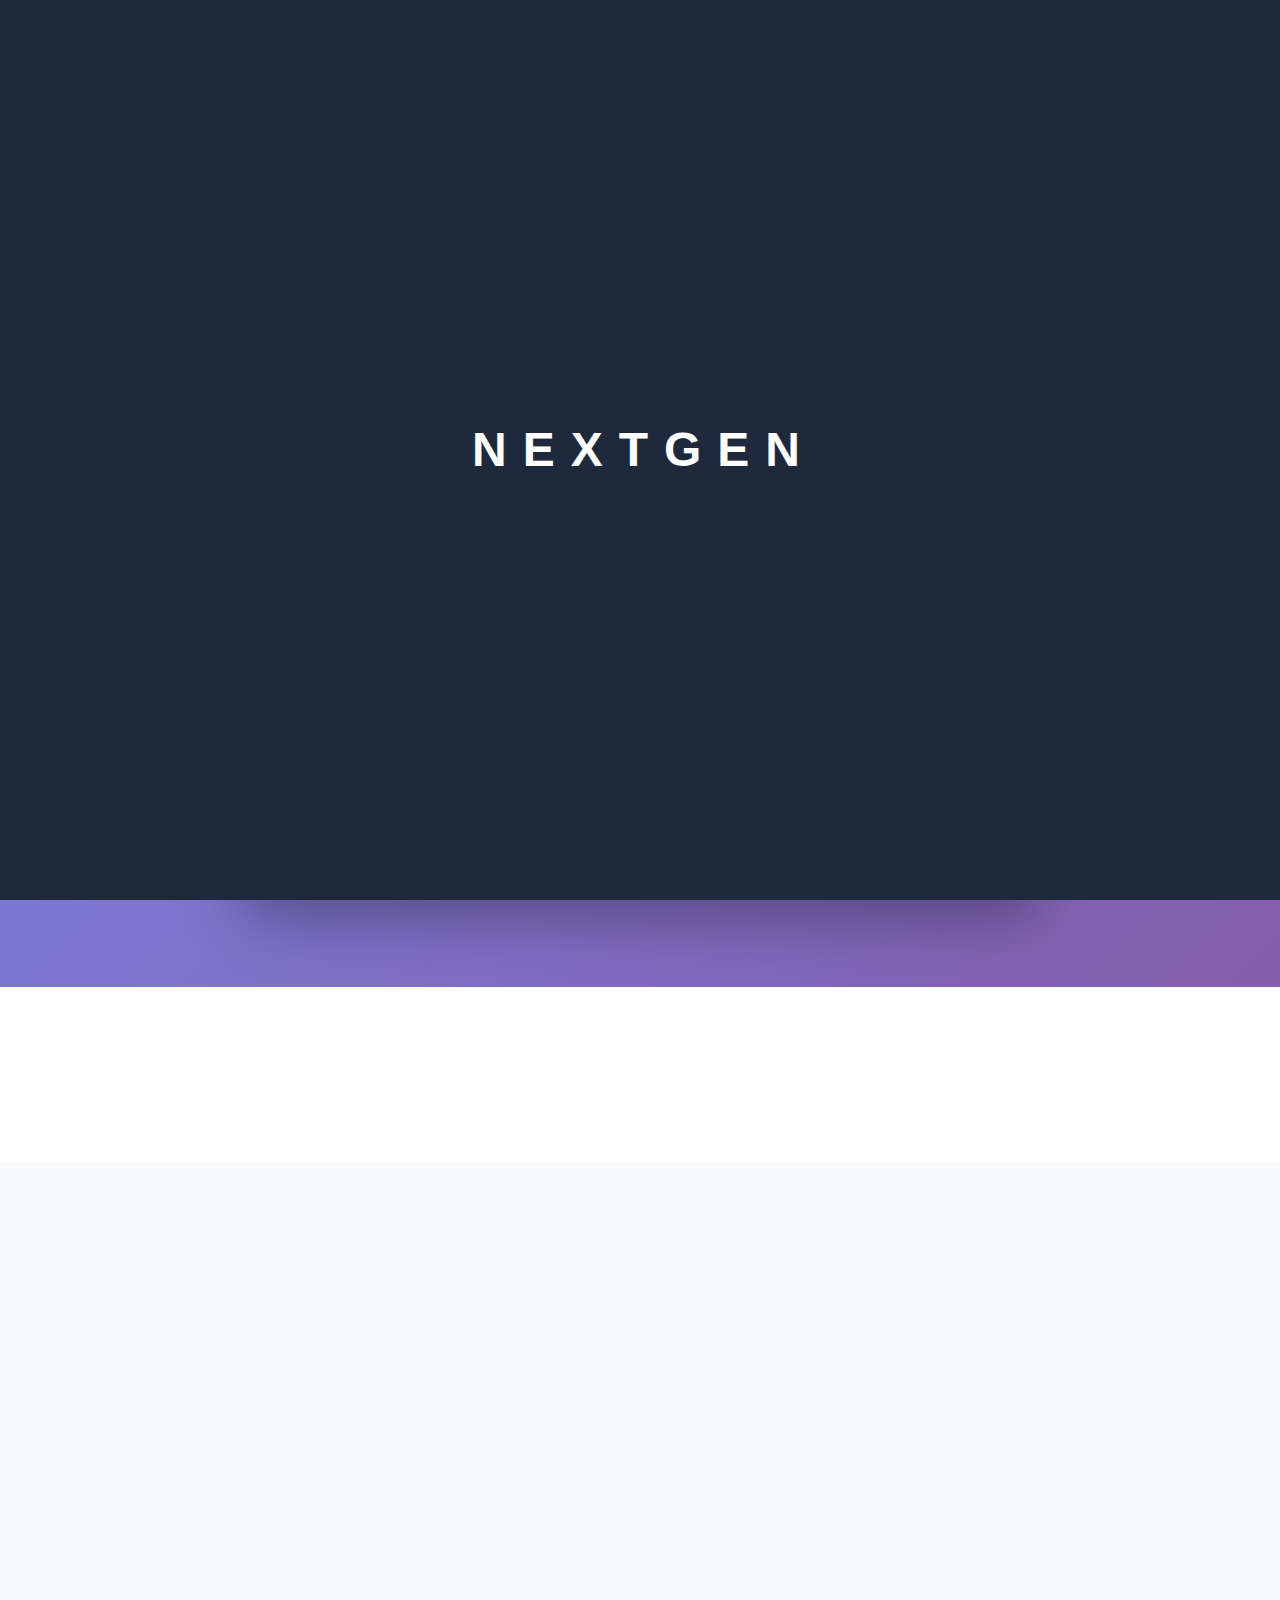
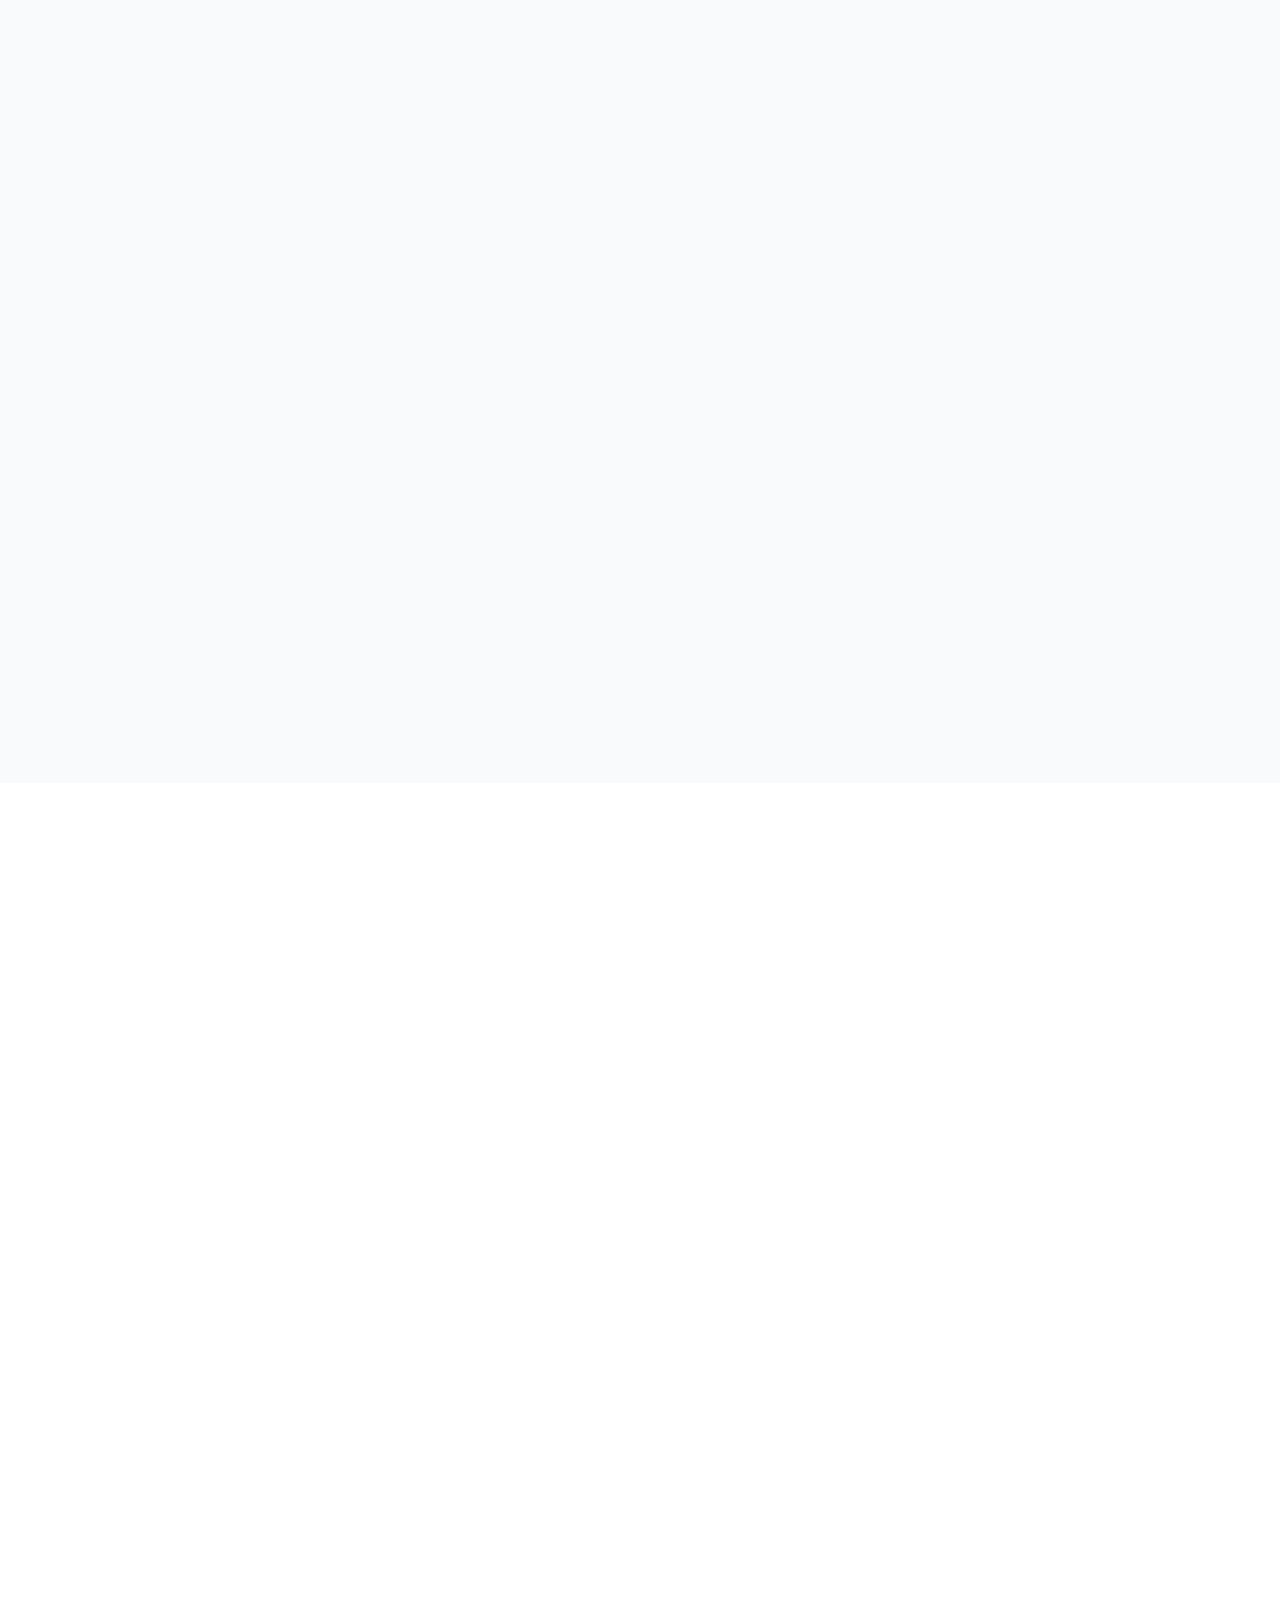
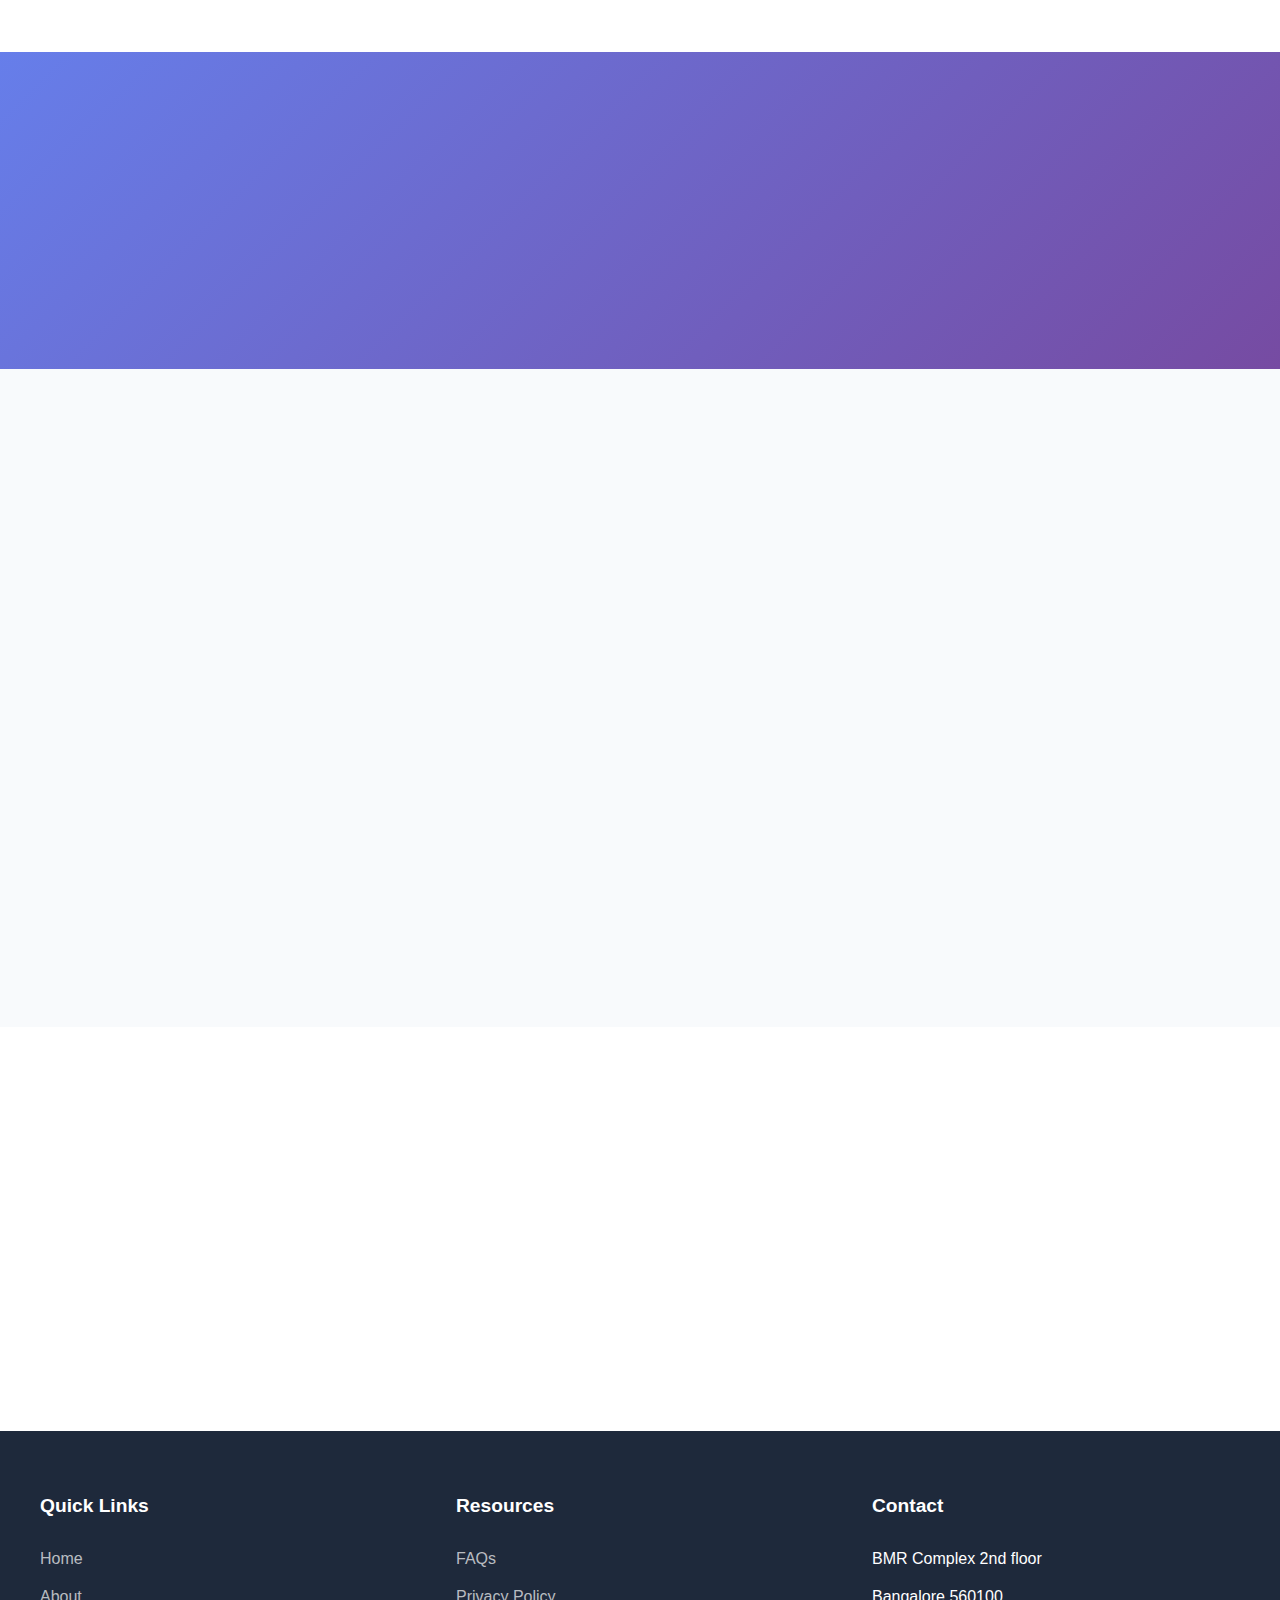
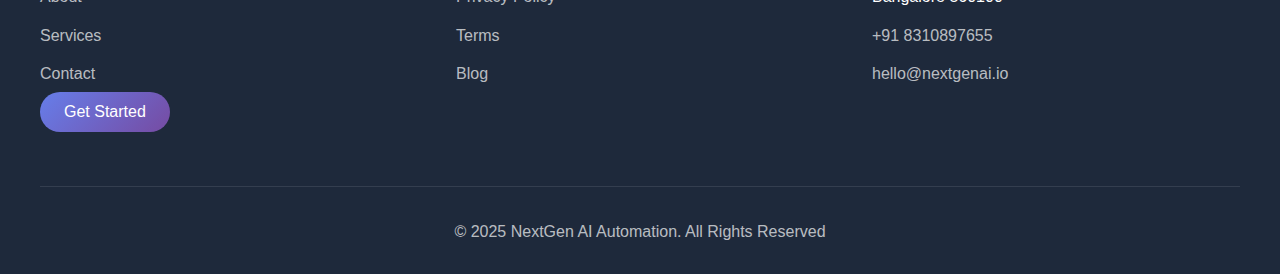
<file: index.html>
<!DOCTYPE html>
<html lang="en">
<head>
    <meta charset="UTF-8">
    <meta name="viewport" content="width=device-width, initial-scale=1.0">
    <title>NextGen AI Automation - Intelligent Agent Solutions for Enterprises</title>
    <style>
        * {
            margin: 0;
            padding: 0;
            box-sizing: border-box;
        }

        :root {
            --primary: #6366f1;
            --primary-dark: #4f46e5;
            --secondary: #10b981;
            --dark: #1e293b;
            --light: #f8fafc;
            --text: #334155;
            --gradient: linear-gradient(135deg, #667eea 0%, #764ba2 100%);
        }

        body {
            font-family: 'Segoe UI', Tahoma, Geneva, Verdana, sans-serif;
            line-height: 1.6;
            color: var(--text);
            overflow-x: hidden;
        }

        /* Loader */
        #loader {
            position: fixed;
            top: 0;
            left: 0;
            width: 100%;
            height: 100%;
            background: var(--dark);
            display: flex;
            flex-direction: column;
            justify-content: center;
            align-items: center;
            z-index: 9999;
            transition: opacity 0.5s;
        }

        .loader-text {
            font-size: 3rem;
            font-weight: bold;
            color: white;
            letter-spacing: 0.5rem;
            display: flex;
            gap: 0.5rem;
        }

        .loader-text span {
            animation: wave 1.5s ease-in-out infinite;
            display: inline-block;
        }

        .loader-text span:nth-child(1) { animation-delay: 0s; }
        .loader-text span:nth-child(2) { animation-delay: 0.1s; }
        .loader-text span:nth-child(3) { animation-delay: 0.2s; }
        .loader-text span:nth-child(4) { animation-delay: 0.3s; }
        .loader-text span:nth-child(5) { animation-delay: 0.4s; }
        .loader-text span:nth-child(6) { animation-delay: 0.5s; }
        .loader-text span:nth-child(7) { animation-delay: 0.6s; }

        @keyframes wave {
            0%, 100% { transform: translateY(0); }
            50% { transform: translateY(-20px); }
        }

        /* Navigation */
        nav {
            background: white;
            box-shadow: 0 2px 10px rgba(0,0,0,0.1);
            position: fixed;
            width: 100%;
            top: 0;
            z-index: 1000;
            transition: all 0.3s;
        }

        nav.scrolled {
            padding: 0.5rem 0;
            box-shadow: 0 4px 20px rgba(0,0,0,0.15);
        }

        .nav-container {
            max-width: 1200px;
            margin: 0 auto;
            display: flex;
            justify-content: space-between;
            align-items: center;
            padding: 1rem 2rem;
        }

        .logo {
            font-size: 1.5rem;
            font-weight: bold;
            display: flex;
            align-items: center;
            gap: 0.5rem;
        }

        .logo-icon {
            width: 45px;
            height: 45px;
            position: relative;
        }

        .logo-text {
            background: var(--gradient);
            -webkit-background-clip: text;
            -webkit-text-fill-color: transparent;
            background-clip: text;
        }

        .nav-links {
            display: flex;
            list-style: none;
            gap: 2rem;
            align-items: center;
        }

        .nav-links a {
            text-decoration: none;
            color: var(--text);
            font-weight: 500;
            transition: color 0.3s;
            position: relative;
        }

        .nav-links a:hover {
            color: var(--primary);
        }

        .nav-links a::after {
            content: '';
            position: absolute;
            bottom: -5px;
            left: 0;
            width: 0;
            height: 2px;
            background: var(--primary);
            transition: width 0.3s;
        }

        .nav-links a:hover::after {
            width: 100%;
        }

        .cta-btn {
            background: var(--gradient);
            color: white !important;
            padding: 0.7rem 1.5rem;
            border-radius: 50px;
            transition: transform 0.3s;
        }

        .cta-btn:hover {
            transform: translateY(-2px);
        }

        .cta-btn::after {
            display: none;
        }

        .mobile-menu {
            display: none;
            flex-direction: column;
            gap: 5px;
            cursor: pointer;
        }

        .mobile-menu span {
            width: 25px;
            height: 3px;
            background: var(--text);
            transition: all 0.3s;
        }

        /* Hero Section */
        .hero {
            background: linear-gradient(135deg, #667eea 0%, #764ba2 100%);
            color: white;
            padding: 120px 2rem 80px;
            text-align: center;
            position: relative;
            overflow: hidden;
        }

        .hero::before {
            content: '';
            position: absolute;
            top: 0;
            left: 0;
            right: 0;
            bottom: 0;
            background: url('data:image/svg+xml,<svg xmlns="http://www.w3.org/2000/svg" viewBox="0 0 1440 320"><path fill="%23ffffff" fill-opacity="0.1" d="M0,96L48,112C96,128,192,160,288,160C384,160,480,128,576,122.7C672,117,768,139,864,138.7C960,139,1056,117,1152,101.3C1248,85,1344,75,1392,69.3L1440,64L1440,320L1392,320C1344,320,1248,320,1152,320C1056,320,960,320,864,320C768,320,672,320,576,320C480,320,384,320,288,320C192,320,96,320,48,320L0,320Z"></path></svg>');
            background-size: cover;
        }

        .hero-content {
            max-width: 1200px;
            margin: 0 auto;
            position: relative;
            z-index: 1;
        }

        .hero h1 {
            font-size: 3.5rem;
            margin-bottom: 1.5rem;
            animation: fadeInUp 1s;
        }

        .hero p {
            font-size: 1.3rem;
            margin-bottom: 2rem;
            opacity: 0.95;
            animation: fadeInUp 1s 0.2s both;
        }

        .hero-btn {
            background: white;
            color: var(--primary);
            padding: 1rem 2.5rem;
            border: none;
            border-radius: 50px;
            font-size: 1.1rem;
            font-weight: 600;
            cursor: pointer;
            transition: all 0.3s;
            animation: fadeInUp 1s 0.4s both;
        }

        .hero-btn:hover {
            transform: translateY(-3px);
            box-shadow: 0 10px 30px rgba(0,0,0,0.2);
        }

        .hero-image {
            margin-top: 3rem;
            animation: fadeInUp 1s 0.6s both;
        }

        .hero-image img {
            max-width: 800px;
            width: 100%;
            border-radius: 20px;
            box-shadow: 0 20px 60px rgba(0,0,0,0.3);
        }

        /* Features */
        .features {
            display: grid;
            grid-template-columns: repeat(auto-fit, minmax(250px, 1fr));
            gap: 2rem;
            max-width: 1200px;
            margin: -50px auto 0;
            padding: 0 2rem;
            position: relative;
            z-index: 2;
        }

        .feature-card {
            background: white;
            padding: 2rem;
            border-radius: 15px;
            box-shadow: 0 10px 30px rgba(0,0,0,0.1);
            text-align: center;
            transition: transform 0.3s;
        }

        .feature-card:hover {
            transform: translateY(-10px);
        }

        .feature-icon {
            width: 60px;
            height: 60px;
            margin: 0 auto 1rem;
            background: var(--gradient);
            border-radius: 50%;
            display: flex;
            align-items: center;
            justify-content: center;
            font-size: 2rem;
        }

        .feature-card h4 {
            color: var(--dark);
            margin-bottom: 0.5rem;
        }

        /* Services Section */
        .services {
            padding: 100px 2rem;
            background: var(--light);
        }

        .section-title {
            text-align: center;
            margin-bottom: 3rem;
        }

        .section-title h2 {
            font-size: 2.5rem;
            color: var(--dark);
            margin-bottom: 1rem;
        }

        .section-title p {
            font-size: 1.2rem;
            color: var(--text);
        }

        .services-grid {
            max-width: 1200px;
            margin: 0 auto;
            display: grid;
            grid-template-columns: repeat(auto-fit, minmax(500px, 1fr));
            gap: 4rem;
        }

        .service-item {
            display: grid;
            grid-template-columns: 1fr 1fr;
            gap: 2rem;
            align-items: center;
            background: white;
            padding: 2rem;
            border-radius: 15px;
            box-shadow: 0 5px 20px rgba(0,0,0,0.08);
        }

        .service-item:nth-child(even) {
            direction: rtl;
        }

        .service-item:nth-child(even) > * {
            direction: ltr;
        }

        .service-image img {
            width: 100%;
            border-radius: 10px;
        }

        .service-content h3 {
            color: var(--primary);
            font-size: 0.9rem;
            margin-bottom: 0.5rem;
            text-transform: uppercase;
            letter-spacing: 1px;
        }

        .service-content h2 {
            color: var(--dark);
            font-size: 1.8rem;
            margin-bottom: 1rem;
        }

        .service-content p {
            color: var(--text);
            line-height: 1.8;
        }

        /* Industries */
        .industries {
            padding: 100px 2rem;
            background: white;
        }

        .industries-grid {
            max-width: 1200px;
            margin: 0 auto;
            display: grid;
            grid-template-columns: repeat(auto-fit, minmax(300px, 1fr));
            gap: 2rem;
        }

        .industry-card {
            background: var(--light);
            padding: 2rem;
            border-radius: 15px;
            transition: all 0.3s;
            border: 2px solid transparent;
        }

        .industry-card:hover {
            border-color: var(--primary);
            transform: translateY(-5px);
            box-shadow: 0 10px 30px rgba(99, 102, 241, 0.2);
        }

        .industry-icon {
            width: 70px;
            height: 70px;
            background: var(--gradient);
            border-radius: 15px;
            display: flex;
            align-items: center;
            justify-content: center;
            margin-bottom: 1.5rem;
            font-size: 2rem;
        }

        .industry-card h4 {
            color: var(--dark);
            margin-bottom: 1rem;
            font-size: 1.3rem;
        }

        /* Stats */
        .stats {
            background: var(--gradient);
            color: white;
            padding: 80px 2rem;
            text-align: center;
        }

        .stats-content {
            max-width: 1200px;
            margin: 0 auto;
        }

        .stats h2 {
            font-size: 4rem;
            margin-bottom: 1rem;
        }

        /* Testimonials */
        .testimonials {
            padding: 100px 2rem;
            background: var(--light);
        }

        .testimonials-slider {
            max-width: 900px;
            margin: 0 auto;
            position: relative;
        }

        .testimonial {
            background: white;
            padding: 3rem;
            border-radius: 15px;
            box-shadow: 0 10px 30px rgba(0,0,0,0.1);
            text-align: center;
        }

        .testimonial-image {
            width: 100px;
            height: 100px;
            border-radius: 50%;
            margin: 0 auto 2rem;
            overflow: hidden;
        }

        .testimonial-image img {
            width: 100%;
            height: 100%;
            object-fit: cover;
        }

        .testimonial p {
            font-size: 1.2rem;
            font-style: italic;
            color: var(--text);
            margin-bottom: 1.5rem;
            line-height: 1.8;
        }

        /* CTA Section */
        .cta-section {
            background: var(--dark);
            color: white;
            padding: 100px 2rem;
            text-align: center;
        }

        .cta-section h2 {
            font-size: 2.5rem;
            margin-bottom: 1.5rem;
        }

        .cta-section p {
            font-size: 1.2rem;
            margin-bottom: 2rem;
            opacity: 0.9;
        }

        .cta-section button {
            background: white;
            color: var(--dark);
            padding: 1rem 2.5rem;
            border: none;
            border-radius: 50px;
            font-size: 1.1rem;
            font-weight: 600;
            cursor: pointer;
            transition: all 0.3s;
        }

        .cta-section button:hover {
            transform: translateY(-3px);
            box-shadow: 0 10px 30px rgba(255,255,255,0.3);
        }

        /* Footer */
        footer {
            background: var(--dark);
            color: white;
            padding: 60px 2rem 30px;
        }

        .footer-content {
            max-width: 1200px;
            margin: 0 auto;
            display: grid;
            grid-template-columns: repeat(auto-fit, minmax(250px, 1fr));
            gap: 3rem;
            margin-bottom: 3rem;
        }

        .footer-section h3 {
            margin-bottom: 1.5rem;
            font-size: 1.2rem;
        }

        .footer-section ul {
            list-style: none;
        }

        .footer-section ul li {
            margin-bottom: 0.8rem;
        }

        .footer-section a {
            color: rgba(255,255,255,0.7);
            text-decoration: none;
            transition: color 0.3s;
        }

        .footer-section a:hover {
            color: white;
        }

        .footer-bottom {
            max-width: 1200px;
            margin: 0 auto;
            padding-top: 2rem;
            border-top: 1px solid rgba(255,255,255,0.1);
            text-align: center;
            color: rgba(255,255,255,0.7);
        }

        /* Animations */
        @keyframes fadeInUp {
            from {
                opacity: 0;
                transform: translateY(30px);
            }
            to {
                opacity: 1;
                transform: translateY(0);
            }
        }

        /* Scroll Animation Classes */
        .scroll-reveal {
            opacity: 0;
            transform: translateY(50px);
            transition: all 0.8s ease-out;
        }

        .scroll-reveal.active {
            opacity: 1;
            transform: translateY(0);
        }

        .scroll-reveal-left {
            opacity: 0;
            transform: translateX(-50px);
            transition: all 0.8s ease-out;
        }

        .scroll-reveal-left.active {
            opacity: 1;
            transform: translateX(0);
        }

        .scroll-reveal-right {
            opacity: 0;
            transform: translateX(50px);
            transition: all 0.8s ease-out;
        }

        .scroll-reveal-right.active {
            opacity: 1;
            transform: translateX(0);
        }

        .scroll-reveal-scale {
            opacity: 0;
            transform: scale(0.8);
            transition: all 0.8s ease-out;
        }

        .scroll-reveal-scale.active {
            opacity: 1;
            transform: scale(1);
        }

        /* Responsive */
        @media (max-width: 768px) {
            .nav-links {
                display: none;
            }

            .mobile-menu {
                display: flex;
            }

            .hero h1 {
                font-size: 2rem;
            }

            .hero p {
                font-size: 1rem;
            }

            .services-grid {
                grid-template-columns: 1fr;
            }

            .service-item {
                grid-template-columns: 1fr;
            }

            .service-item:nth-child(even) {
                direction: ltr;
            }
        }
    </style>
</head>
<body>
    <!-- Loader -->
    <div id="loader">
        <div class="loader-text">
            <span>N</span>
            <span>E</span>
            <span>X</span>
            <span>T</span>
            <span>G</span>
            <span>E</span>
            <span>N</span>
        </div>
    </div>

    <!-- Navigation -->
    <nav id="navbar">
        <div class="nav-container">
            <div class="logo">
                <div class="logo-icon">
                    <svg viewBox="0 0 100 100" xmlns="http://www.w3.org/2000/svg">
                        <defs>
                            <linearGradient id="logoGradient" x1="0%" y1="0%" x2="100%" y2="100%">
                                <stop offset="0%" style="stop-color:#667eea;stop-opacity:1" />
                                <stop offset="100%" style="stop-color:#764ba2;stop-opacity:1" />
                            </linearGradient>
                            <filter id="glow">
                                <feGaussianBlur stdDeviation="2" result="coloredBlur"/>
                                <feMerge>
                                    <feMergeNode in="coloredBlur"/>
                                    <feMergeNode in="SourceGraphic"/>
                                </feMerge>
                            </filter>
                        </defs>
                        
                        <!-- Robot Head -->
                        <rect x="20" y="25" width="60" height="50" rx="12" fill="url(#logoGradient)" filter="url(#glow)"/>
                        
                        <!-- Antenna -->
                        <line x1="50" y1="25" x2="50" y2="15" stroke="url(#logoGradient)" stroke-width="3" stroke-linecap="round"/>
                        <circle cx="50" cy="12" r="4" fill="#667eea"/>
                        
                        <!-- Eyes -->
                        <circle cx="35" cy="45" r="6" fill="white"/>
                        <circle cx="65" cy="45" r="6" fill="white"/>
                        <circle cx="36" cy="45" r="3" fill="#667eea">
                            <animate attributeName="cy" values="45;46;45" dur="3s" repeatCount="indefinite"/>
                        </circle>
                        <circle cx="66" cy="45" r="3" fill="#667eea">
                            <animate attributeName="cy" values="45;46;45" dur="3s" repeatCount="indefinite"/>
                        </circle>
                        
                        <!-- Mouth/Interface -->
                        <rect x="35" y="58" width="30" height="3" rx="1.5" fill="white" opacity="0.9"/>
                        <rect x="35" y="64" width="20" height="2" rx="1" fill="white" opacity="0.7"/>
                        <rect x="35" y="68" width="25" height="2" rx="1" fill="white" opacity="0.7"/>
                        
                        <!-- Side details -->
                        <circle cx="18" cy="50" r="3" fill="#764ba2"/>
                        <circle cx="82" cy="50" r="3" fill="#764ba2"/>
                        
                        <!-- Bottom accent -->
                        <path d="M 30 75 L 40 82 L 60 82 L 70 75" fill="none" stroke="url(#logoGradient)" stroke-width="2.5" stroke-linecap="round" stroke-linejoin="round"/>
                    </svg>
                </div>
                <span class="logo-text">NEXTGEN AI</span>
            </div>
            <ul class="nav-links">
               <li><a href="index.html">Home</a></li>
                <li><a href="about.html">About</a></li>
                <li><a href="service.html">Services</a></li>
                <li><a href="contact.html">Contact</a></li>
                <li><a href="contact.html" class="cta-btn">Get Started</a></li>
            </ul>
            <div class="mobile-menu">
                <span></span>
                <span></span>
                <span></span>
            </div>
        </div>
    </nav>

    <!-- Hero Section -->
    <section class="hero" id="home">
        <div class="hero-content">
            <h1>Welcome to NextGen AI Automation</h1>
            <p>Empowering your enterprise with intelligent AI agents that transform operations, reduce workload, and accelerate innovation.</p>
            <button class="hero-btn" onclick="scrollToContact()">Get Free Consultation</button>
            <div class="hero-image">
                <img src="data:image/svg+xml,%3Csvg xmlns='http://www.w3.org/2000/svg' width='800' height='500' viewBox='0 0 800 500'%3E%3Crect fill='%234f46e5' width='800' height='500'/%3E%3Ctext x='50%25' y='50%25' font-size='24' fill='white' text-anchor='middle' dy='.3em'%3EAI Agent Automation%3C/text%3E%3C/svg%3E" alt="AI Automation">
            </div>
        </div>
    </section>

    <!-- Features -->
    <div class="features">
        <div class="feature-card scroll-reveal" style="transition-delay: 0.1s">
            <div class="feature-icon">🤖</div>
            <h4>Tailored AI Agents</h4>
            <p>Custom solutions for your unique needs</p>
        </div>
        <div class="feature-card scroll-reveal" style="transition-delay: 0.2s">
            <div class="feature-icon">👥</div>
            <h4>Proven Expertise</h4>
            <p>Years of AI implementation experience</p>
        </div>
        <div class="feature-card scroll-reveal" style="transition-delay: 0.3s">
            <div class="feature-icon">💻</div>
            <h4>Scalable Solutions</h4>
            <p>Grow with your business demands</p>
        </div>
        <div class="feature-card scroll-reveal" style="transition-delay: 0.4s">
            <div class="feature-icon">🎯</div>
            <h4>End-to-End Support</h4>
            <p>From concept to deployment and beyond</p>
        </div>
    </div>

    <!-- Services Section -->
    <section class="services" id="services">
        <div class="section-title scroll-reveal">
            <h2>What We Offer</h2>
            <p>Custom AI solutions built for enterprise transformation</p>
        </div>
        <div class="services-grid">
            <div class="service-item scroll-reveal-left">
                <div class="service-image">
                    <img src="data:image/svg+xml,%3Csvg xmlns='http://www.w3.org/2000/svg' width='400' height='300' viewBox='0 0 400 300'%3E%3Crect fill='%236366f1' width='400' height='300'/%3E%3Ctext x='50%25' y='50%25' font-size='18' fill='white' text-anchor='middle' dy='.3em'%3EAI Development%3C/text%3E%3C/svg%3E" alt="AI Agent Development">
                </div>
                <div class="service-content">
                    <h3>AI AGENT DEVELOPMENT</h3>
                    <h2>Craft intelligent agents for any task</h2>
                    <p>From customer service bots to internal process agents, we build AI that understands your business and acts autonomously.</p>
                </div>
            </div>
            <div class="service-item scroll-reveal-right">
                <div class="service-image">
                    <img src="data:image/svg+xml,%3Csvg xmlns='http://www.w3.org/2000/svg' width='400' height='300' viewBox='0 0 400 300'%3E%3Crect fill='%2310b981' width='400' height='300'/%3E%3Ctext x='50%25' y='50%25' font-size='18' fill='white' text-anchor='middle' dy='.3em'%3EWorkflow Automation%3C/text%3E%3C/svg%3E" alt="Workflow Automation">
                </div>
                <div class="service-content">
                    <h3>WORKFLOW AUTOMATION</h3>
                    <h2>Automate repetitive tasks, boost productivity</h2>
                    <p>Eliminate manual bottlenecks in HR, finance, support, and operations with AI-driven automation.</p>
                </div>
            </div>
            <div class="service-item scroll-reveal-left">
                <div class="service-image">
                    <img src="data:image/svg+xml,%3Csvg xmlns='http://www.w3.org/2000/svg' width='400' height='300' viewBox='0 0 400 300'%3E%3Crect fill='%23f59e0b' width='400' height='300'/%3E%3Ctext x='50%25' y='50%25' font-size='18' fill='white' text-anchor='middle' dy='.3em'%3EIntegration%3C/text%3E%3C/svg%3E" alt="Integration">
                </div>
                <div class="service-content">
                    <h3>INTEGRATION & CUSTOMIZATION</h3>
                    <h2>Seamless fit with your existing systems</h2>
                    <p>We integrate with CRM, ERP, databases, and cloud platforms — no disruption, full compatibility.</p>
                </div>
            </div>
            <div class="service-item scroll-reveal-right">
                <div class="service-image">
                    <img src="data:image/svg+xml,%3Csvg xmlns='http://www.w3.org/2000/svg' width='400' height='300' viewBox='0 0 400 300'%3E%3Crect fill='%23ec4899' width='400' height='300'/%3E%3Ctext x='50%25' y='50%25' font-size='18' fill='white' text-anchor='middle' dy='.3em'%3ETraining%3C/text%3E%3C/svg%3E" alt="Training">
                </div>
                <div class="service-content">
                    <h3>CONSULTATION & TRAINING</h3>
                    <h2>Empower your team with AI knowledge</h2>
                    <p>From strategy to adoption, we train your workforce and guide your AI transformation journey.</p>
                </div>
            </div>
        </div>
    </section>

    <!-- Industries Section -->
    <section class="industries" id="industries">
        <div class="section-title scroll-reveal">
            <h2>Industries We Serve</h2>
        </div>
        <div class="industries-grid">
            <div class="industry-card scroll-reveal-scale" style="transition-delay: 0.1s">
                <div class="industry-icon">💻</div>
                <h4>Technology & SaaS</h4>
                <p>Scale operations and enhance product intelligence with AI-driven automation.</p>
            </div>
            <div class="industry-card scroll-reveal-scale" style="transition-delay: 0.2s">
                <div class="industry-icon">🏥</div>
                <h4>Healthcare</h4>
                <p>Automate patient intake, diagnostics, and data analysis for faster, smarter care.</p>
            </div>
            <div class="industry-card scroll-reveal-scale" style="transition-delay: 0.3s">
                <div class="industry-icon">💰</div>
                <h4>Finance & Banking</h4>
                <p>Improve fraud detection, customer service, and compliance with intelligent agents.</p>
            </div>
            <div class="industry-card scroll-reveal-scale" style="transition-delay: 0.4s">
                <div class="industry-icon">🛒</div>
                <h4>E-commerce</h4>
                <p>Personalize shopping experiences and automate support and fulfillment.</p>
            </div>
            <div class="industry-card scroll-reveal-scale" style="transition-delay: 0.5s">
                <div class="industry-icon">🚚</div>
                <h4>Logistics & Supply Chain</h4>
                <p>Optimize routing, inventory, and delivery with real-time AI insights.</p>
            </div>
            <div class="industry-card scroll-reveal-scale" style="transition-delay: 0.6s">
                <div class="industry-icon">🎓</div>
                <h4>And More…</h4>
                <p>We customize solutions for any industry ready to embrace AI transformation.</p>
            </div>
        </div>
    </section>

    <!-- Stats Section -->
    <section class="stats">
        <div class="stats-content scroll-reveal-scale">
            <h2>500+</h2>
            <p style="font-size: 1.5rem;">Enterprises trust our AI agents</p>
        </div>
    </section>

    <!-- Testimonials -->
    <section class="testimonials">
        <div class="section-title scroll-reveal">
            <h2>What Our Clients Say</h2>
        </div>
        <div class="testimonials-slider">
            <div class="testimonial scroll-reveal">
                <div class="testimonial-image">
                    <img src="data:image/svg+xml,%3Csvg xmlns='http://www.w3.org/2000/svg' width='100' height='100' viewBox='0 0 100 100'%3E%3Ccircle fill='%236366f1' cx='50' cy='50' r='50'/%3E%3Ctext x='50%25' y='50%25' font-size='40' fill='white' text-anchor='middle' dy='.3em'%3E👤%3C/text%3E%3C/svg%3E" alt="Client">
                </div>
                <p>"NextGen AI transformed our customer support with intelligent agents that cut response time by 70%."</p>
                <strong>— Sarah Johnson, CTO</strong>
            </div>
        </div>
    </section>

    <!-- CTA Section -->
    <section class="cta-section scroll-reveal" id="contact">
        <h2>Let's Build the Future Together</h2>
        <p>Transform your business with intelligent AI agents. Schedule your free consultation today.</p>
        <button onclick="alert('Contact form would open here. Email: hello@nextgenai.io')">Contact Us</button>
    </section>

    <!-- Footer -->
    <footer>
        <div class="footer-content">
            <div class="footer-section">
                <h3>Quick Links</h3>
                <ul>
              <li><a href="index.html">Home</a></li>
                <li><a href="about.html">About</a></li>
                <li><a href="service.html">Services</a></li>
                <li><a href="contact.html">Contact</a></li>
                <li><a href="contact.html" class="cta-btn">Get Started</a></li>
                </ul>
            </div>
            <div class="footer-section">
                <h3>Resources</h3>
                <ul>
                    <li><a href="#">FAQs</a></li>
                    <li><a href="#">Privacy Policy</a></li>
                    <li><a href="#">Terms</a></li>
                    <li><a href="##">Blog</a></li>
                </ul>
            </div>
            <div class="footer-section">
                <h3>Contact</h3>
                <ul>
                    <li>BMR Complex 2nd floor</li>
                    <li>Bangalore 560100</li>
                    <li><a href="tel:+918310897655">+91 8310897655</a></li>
                    <li><a href="mailto:hello@nextgenai.io">hello@nextgenai.io</a></li>
                </ul>
            </div>
        </div>
        <div class="footer-bottom">
            <p>© 2025 NextGen AI Automation. All Rights Reserved</p>
        </div>
    </footer>

    <script>
        // Loader
        window.addEventListener('load', function() {
            setTimeout(function() {
                document.getElementById('loader').style.opacity = '0';
                setTimeout(function() {
                    document.getElementById('loader').style.display = 'none';
                }, 500);
            }, 2000);
        });

        // Navbar scroll effect
        window.addEventListener('scroll', function() {
            const navbar = document.getElementById('navbar');
            if (window.scrollY > 50) {
                navbar.classList.add('scrolled');
            } else {
                navbar.classList.remove('scrolled');
            }
        });

        // Smooth scroll
        function scrollToContact() {
            document.getElementById('contact').scrollIntoView({ behavior: 'smooth' });
        }

        // Mobile menu toggle
        document.querySelector('.mobile-menu').addEventListener('click', function() {
            const navLinks = document.querySelector('.nav-links');
            navLinks.style.display = navLinks.style.display === 'flex' ? 'none' : 'flex';
        });

        // Scroll reveal animation
        function revealOnScroll() {
            const reveals = document.querySelectorAll('.scroll-reveal, .scroll-reveal-left, .scroll-reveal-right, .scroll-reveal-scale');
            
            reveals.forEach(element => {
                const elementTop = element.getBoundingClientRect().top;
                const elementBottom = element.getBoundingClientRect().bottom;
                const windowHeight = window.innerHeight;
                
                // Trigger animation when element is 80% visible in viewport
                if (elementTop < windowHeight * 0.8 && elementBottom > 0) {
                    element.classList.add('active');
                }
            });
        }

        // Run on scroll
        window.addEventListener('scroll', revealOnScroll);
        
        // Run on load to catch elements already in view
        window.addEventListener('load', revealOnScroll);
        
        // Run immediately
        revealOnScroll();
    </script>
</body>
</html>
</file>
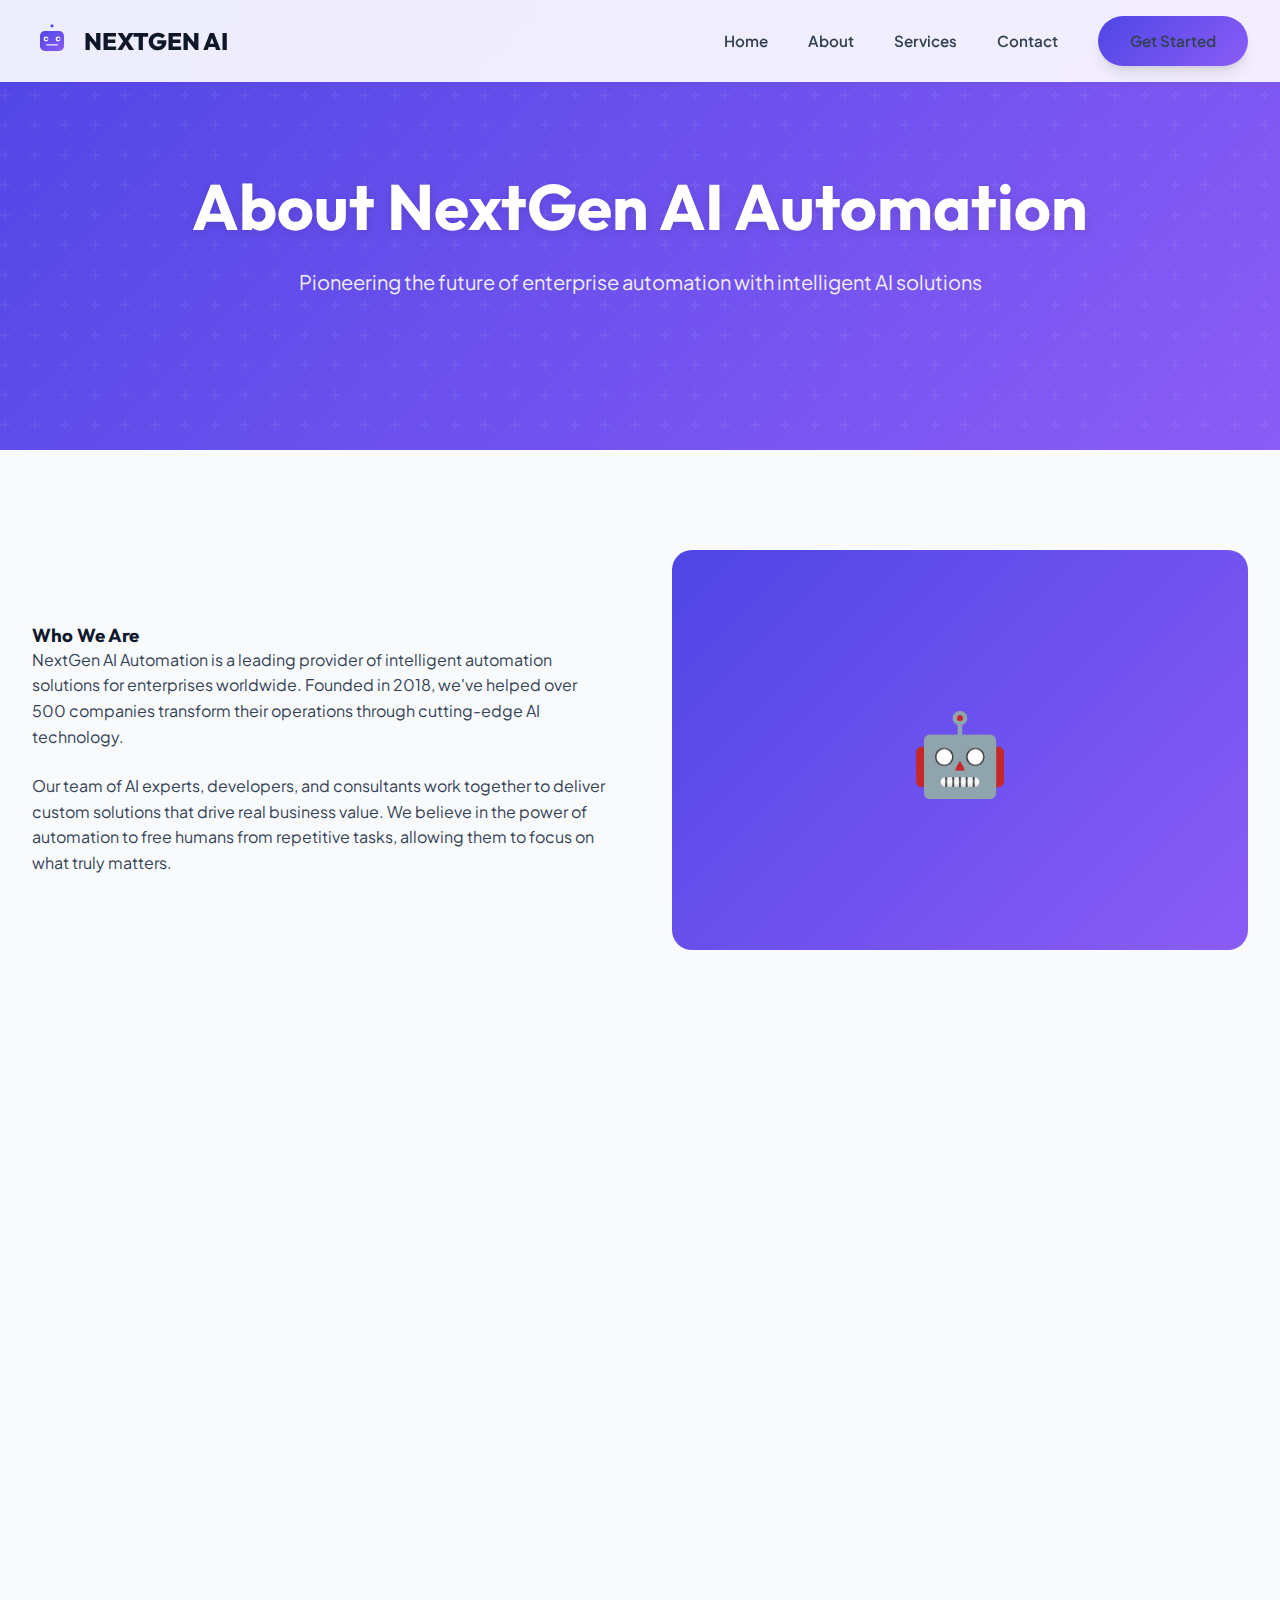
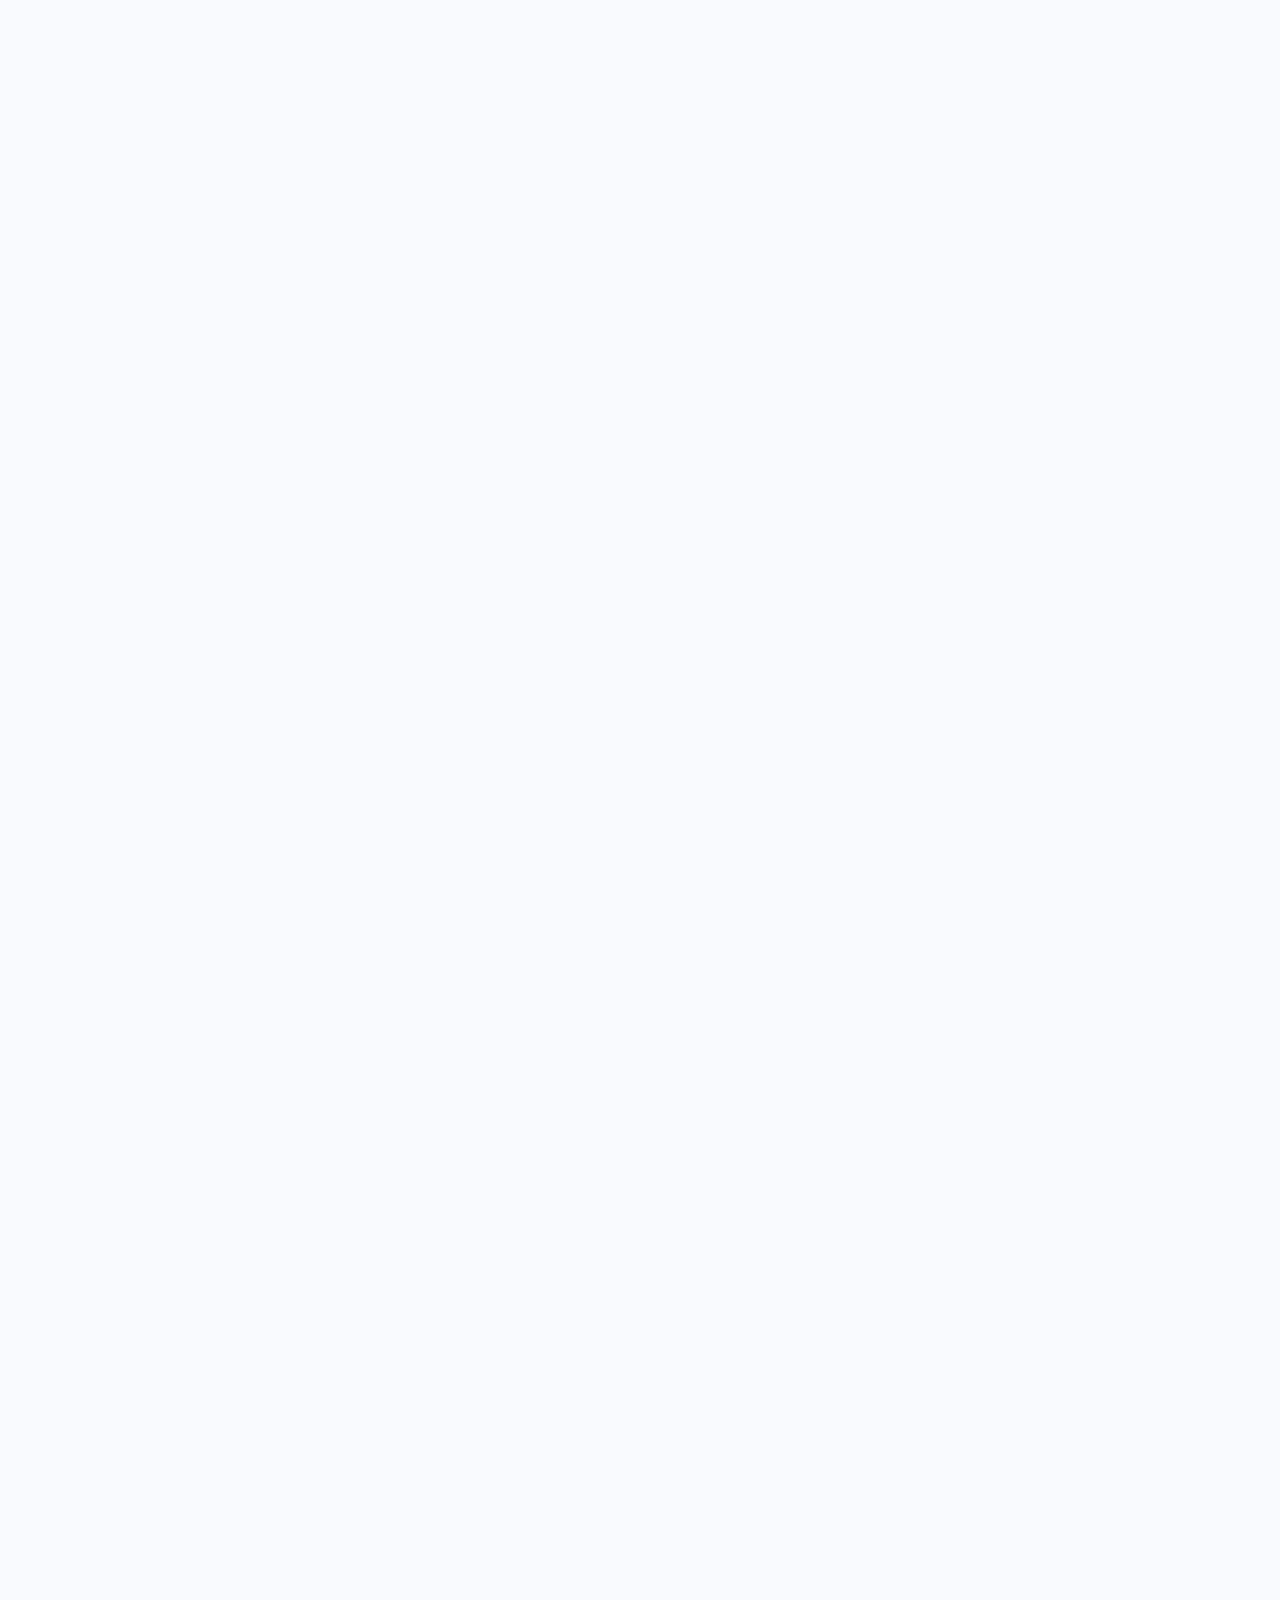
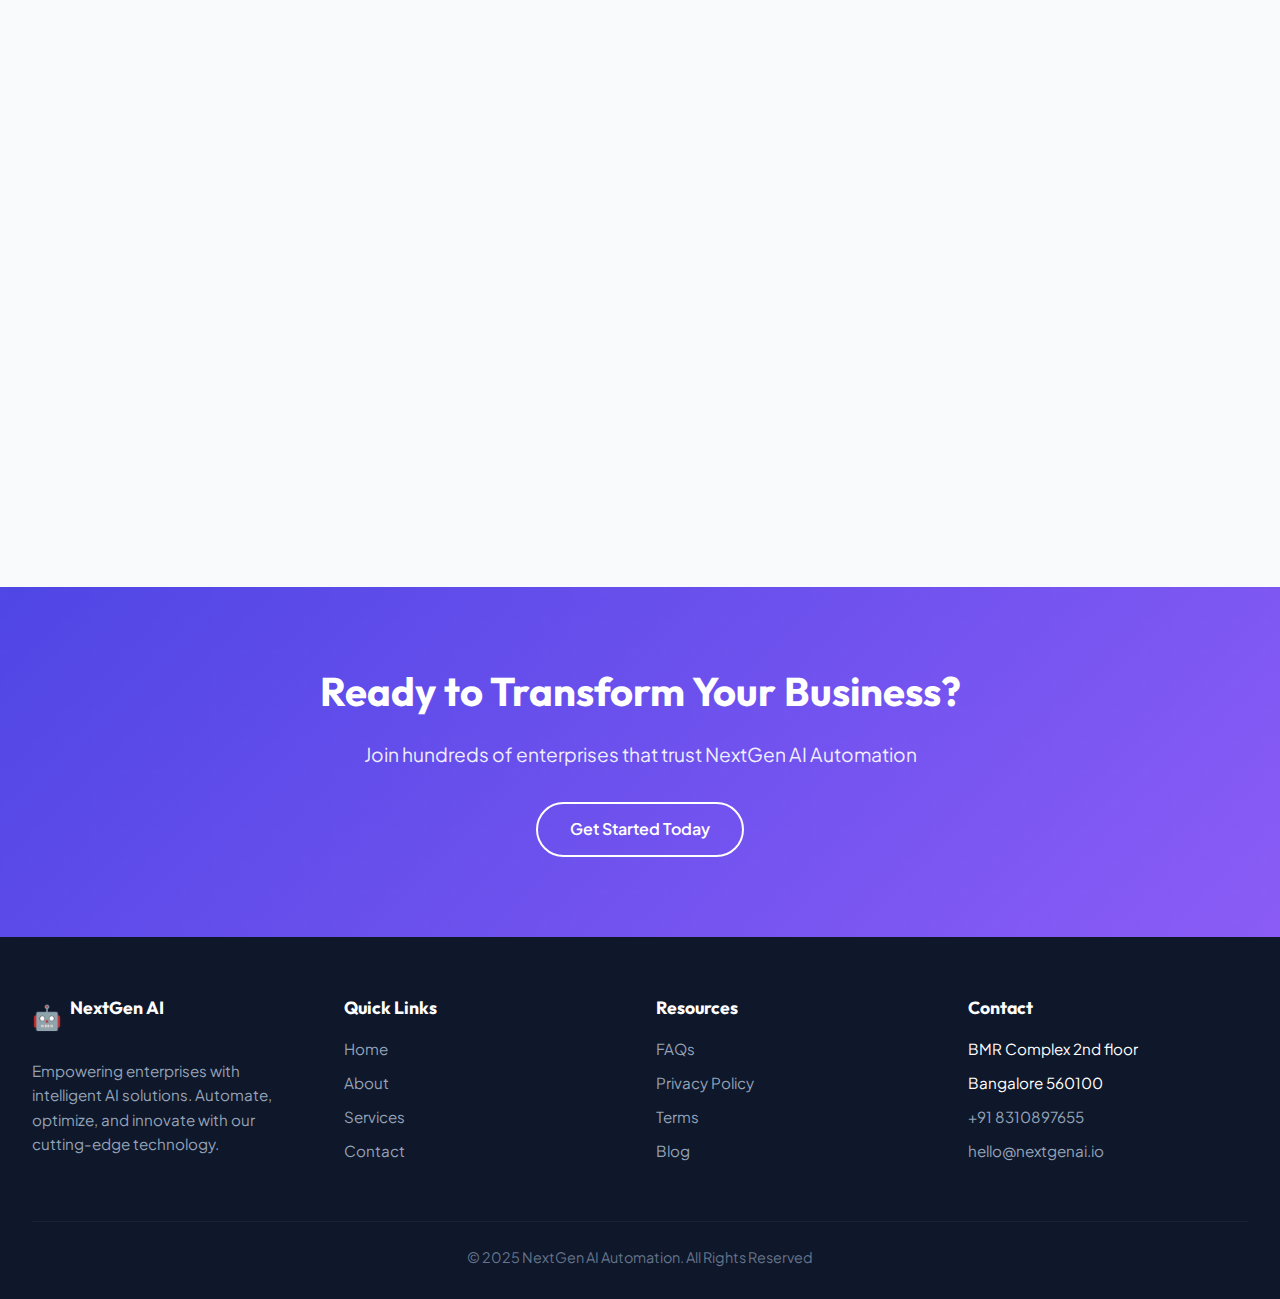
<file: about.html>
<!DOCTYPE html>
<html lang="en">

<head>
    <meta charset="UTF-8">
    <meta name="viewport" content="width=device-width, initial-scale=1.0">
    <title>About Us - NextGen AI Automation</title>
    <!-- Link to Main CSS -->
    <link rel="stylesheet" href="css/style.css">
</head>

<body>
    <!-- Navigation -->
    <nav id="navbar">
        <div class="nav-container">
            <div class="logo">
                <a href="index.html" class="logo" style="text-decoration: none;">
                    <div class="logo-icon">
                        <svg viewBox="0 0 100 100" xmlns="http://www.w3.org/2000/svg">
                            <defs>
                                <linearGradient id="logoGradient" x1="0%" y1="0%" x2="100%" y2="100%">
                                    <stop offset="0%" style="stop-color:#4f46e5;stop-opacity:1" />
                                    <stop offset="100%" style="stop-color:#8b5cf6;stop-opacity:1" />
                                </linearGradient>
                            </defs>
                            <rect x="20" y="25" width="60" height="50" rx="12" fill="url(#logoGradient)" />
                            <line x1="50" y1="25" x2="50" y2="15" stroke="url(#logoGradient)" stroke-width="3"
                                stroke-linecap="round" />
                            <circle cx="50" cy="12" r="4" fill="#4f46e5" />
                            <circle cx="35" cy="45" r="6" fill="white" />
                            <circle cx="65" cy="45" r="6" fill="white" />
                            <circle cx="36" cy="45" r="3" fill="#4f46e5" />
                            <circle cx="66" cy="45" r="3" fill="#4f46e5" />
                            <rect x="35" y="58" width="30" height="3" rx="1.5" fill="white" opacity="0.9" />
                        </svg>
                    </div>
                    <span class="logo-text">NEXTGEN AI</span>
                </a>
            </div>
            <ul class="nav-links">
                <li><a href="index.html">Home</a></li>
                <li><a href="about.html">About</a></li>
                <li><a href="service.html">Services</a></li>
                <li><a href="contact.html">Contact</a></li>
                <li><a href="contact.html" class="btn btn-primary">Get Started</a></li>
            </ul>
            <div class="mobile-menu">
                <span></span>
                <span></span>
                <span></span>
            </div>
        </div>
    </nav>

    <!-- Hero Section -->
    <section class="hero" style="min-height: 50vh;">
        <div class="hero-container">
            <h1>About NextGen AI Automation</h1>
            <p>Pioneering the future of enterprise automation with intelligent AI solutions</p>
        </div>
    </section>

    <!-- About Content -->
    <section class="section-padding">
        <div class="container">
            <div
                style="display: grid; grid-template-columns: repeat(auto-fit, minmax(400px, 1fr)); gap: 4rem; align-items: center; margin-bottom: 5rem;">
                <div class="reveal">
                    <h3>Who We Are</h3>
                    <p style="margin-bottom: 1.5rem; color: var(--text);">NextGen AI Automation is a leading provider of
                        intelligent automation solutions for enterprises worldwide. Founded in 2018, we've helped over
                        500 companies transform their operations through cutting-edge AI technology.</p>
                    <p style="color: var(--text);">Our team of AI experts, developers, and consultants work together to
                        deliver custom solutions that drive real business value. We believe in the power of automation
                        to free humans from repetitive tasks, allowing them to focus on what truly matters.</p>
                </div>
                <div class="reveal"
                    style="width: 100%; height: 400px; background: var(--gradient); border-radius: 20px; display: flex; align-items: center; justify-content: center; font-size: 5rem; color: white;">
                    🤖
                </div>
            </div>

            <div
                style="display: grid; grid-template-columns: repeat(auto-fit, minmax(400px, 1fr)); gap: 4rem; align-items: center;">
                <div class="reveal"
                    style="width: 100%; height: 400px; background: var(--secondary); border-radius: 20px; display: flex; align-items: center; justify-content: center; font-size: 5rem; color: white; order: 2;">
                    💡
                </div>
                <!-- Hack for better stacking on mobile if needed, but grid usually handles order well with specific media queries. For simplicity keeping inline style logic minimal here. -->
                <div class="reveal">
                    <h3>Our Mission</h3>
                    <p style="margin-bottom: 1.5rem; color: var(--text);">To empower enterprises with intelligent AI
                        agents that transform operations, reduce workload, and accelerate innovation. We strive to make
                        advanced AI technology accessible and practical for businesses of all sizes.</p>
                    <p style="color: var(--text);">We're committed to delivering solutions that are not only
                        technologically advanced but also user-friendly, ethical, and aligned with our clients' business
                        goals.</p>
                </div>
            </div>
        </div>
    </section>

    <!-- Values Section -->
    <section class="section-padding" style="background: var(--light);">
        <div class="container">
            <div class="section-title reveal">
                <h2>Our Core Values</h2>
                <p>The principles that guide everything we do</p>
            </div>
            <div class="features-grid">
                <div class="feature-card reveal">
                    <div class="feature-icon">🎯</div>
                    <h4>Innovation</h4>
                    <p>We constantly push boundaries and explore new possibilities in AI technology to deliver
                        cutting-edge solutions.</p>
                </div>
                <div class="feature-card reveal">
                    <div class="feature-icon">🤝</div>
                    <h4>Partnership</h4>
                    <p>We build long-term relationships with our clients, working as partners in their digital
                        transformation journey.</p>
                </div>
                <div class="feature-card reveal">
                    <div class="feature-icon">✨</div>
                    <h4>Excellence</h4>
                    <p>We maintain the highest standards in everything we do, from code quality to customer service.</p>
                </div>
                <div class="feature-card reveal">
                    <div class="feature-icon">🔒</div>
                    <h4>Integrity</h4>
                    <p>We operate with transparency, honesty, and ethical practices in all our business dealings.</p>
                </div>
            </div>
        </div>
    </section>

    <!-- Timeline Section -->
    <section class="section-padding">
        <div class="container">
            <div class="section-title reveal">
                <h2>Our Journey</h2>
                <p>Milestones in our growth</p>
            </div>
            <div style="max-width: 900px; margin: 0 auto; position: relative;">
                <!-- Timeline styling specific to this page, could be in style.css but simple enough to inline or use utility classes -->
                <!-- Hard to replicate complex timeline in pure inline without utility classes, assuming style.css covers basic typography but timeline was specific. -->
                <!-- I will recreate the timeline using flex/grid -->

                <div class="reveal"
                    style="display: grid; grid-template-columns: 100px 1fr; gap: 2rem; margin-bottom: 3rem;">
                    <div style="font-size: 2rem; font-weight: bold; color: var(--primary); text-align: right;">2018
                    </div>
                    <div class="service-card" style="padding: 2rem; text-align: left;">
                        <h4 style="margin-bottom: 1rem;">Foundation</h4>
                        <p>NextGen AI Automation was founded with a vision to democratize AI automation for enterprises.
                        </p>
                    </div>
                </div>

                <div class="reveal"
                    style="display: grid; grid-template-columns: 100px 1fr; gap: 2rem; margin-bottom: 3rem;">
                    <div style="font-size: 2rem; font-weight: bold; color: var(--primary); text-align: right;">2020
                    </div>
                    <div class="service-card" style="padding: 2rem; text-align: left;">
                        <h4 style="margin-bottom: 1rem;">Major Expansion</h4>
                        <p>Reached 100+ enterprise clients and expanded our team to 50+ AI specialists.</p>
                    </div>
                </div>

                <div class="reveal"
                    style="display: grid; grid-template-columns: 100px 1fr; gap: 2rem; margin-bottom: 3rem;">
                    <div style="font-size: 2rem; font-weight: bold; color: var(--primary); text-align: right;">2022
                    </div>
                    <div class="service-card" style="padding: 2rem; text-align: left;">
                        <h4 style="margin-bottom: 1rem;">Industry Recognition</h4>
                        <p>Awarded "Best AI Automation Platform" and featured in leading technology publications.</p>
                    </div>
                </div>

                <div class="reveal" style="display: grid; grid-template-columns: 100px 1fr; gap: 2rem;">
                    <div style="font-size: 2rem; font-weight: bold; color: var(--primary); text-align: right;">2025
                    </div>
                    <div class="service-card" style="padding: 2rem; text-align: left;">
                        <h4 style="margin-bottom: 1rem;">Global Leader</h4>
                        <p>Serving 500+ enterprises worldwide with 10,000+ AI agents deployed across industries.</p>
                    </div>
                </div>

            </div>
        </div>
    </section>

    <!-- Team Section -->
    <section class="section-padding" style="background: var(--light);">
        <div class="container">
            <div class="section-title reveal">
                <h2>Meet Our Leadership</h2>
                <p>The team driving innovation forward</p>
            </div>
            <div class="features-grid">
                <div class="feature-card reveal">
                    <div
                        style="width: 150px; height: 150px; margin: 0 auto 1.5rem; background: var(--gradient); border-radius: 50%; display: flex; align-items: center; justify-content: center; font-size: 4rem;">
                        👨‍💼</div>
                    <h4>John Anderson</h4>
                    <p style="color: var(--primary);">CEO & Founder</p>
                </div>
                <div class="feature-card reveal">
                    <div
                        style="width: 150px; height: 150px; margin: 0 auto 1.5rem; background: var(--gradient); border-radius: 50%; display: flex; align-items: center; justify-content: center; font-size: 4rem;">
                        👩‍💼</div>
                    <h4>Sarah Mitchell</h4>
                    <p style="color: var(--primary);">Chief Technology Officer</p>
                </div>
                <div class="feature-card reveal">
                    <div
                        style="width: 150px; height: 150px; margin: 0 auto 1.5rem; background: var(--gradient); border-radius: 50%; display: flex; align-items: center; justify-content: center; font-size: 4rem;">
                        👨‍💼</div>
                    <h4>David Chen</h4>
                    <p style="color: var(--primary);">Head of AI Research</p>
                </div>
                <div class="feature-card reveal">
                    <div
                        style="width: 150px; height: 150px; margin: 0 auto 1.5rem; background: var(--gradient); border-radius: 50%; display: flex; align-items: center; justify-content: center; font-size: 4rem;">
                        👩‍💼</div>
                    <h4>Emily Roberts</h4>
                    <p style="color: var(--primary);">VP of Customer Success</p>
                </div>
            </div>
        </div>
    </section>

    <!-- CTA Section -->
    <!-- CTA Section -->
    <section class="cta-section">
        <div class="container">
            <h2 style="font-size: 2.5rem; margin-bottom: 1.5rem; color: white;">Ready to Transform Your Business?</h2>
            <p
                style="font-size: 1.2rem; margin-bottom: 2rem; opacity: 0.9; max-width: 600px; margin-left: auto; margin-right: auto;">
                Join hundreds of enterprises that trust NextGen AI Automation
            </p>
            <a href="contact.html" class="btn btn-outline-white">Get Started Today</a>
        </div>
    </section>

    <!-- Footer -->
    <footer>
        <div class="container">
            <div class="footer-content">
                <div class="footer-col" style="max-width: 300px;">
                    <div style="display: flex; alignItems: center; gap: 0.5rem; margin-bottom: 1.5rem;">
                        <span style="font-size: 1.5rem;">🤖</span>
                        <h4 style="margin-bottom: 0;">NextGen AI</h4>
                    </div>
                    <p style="color: #94a3b8; font-size: 0.95rem; line-height: 1.6;">
                        Empowering enterprises with intelligent AI solutions. Automate, optimize, and innovate with our
                        cutting-edge technology.
                    </p>
                </div>
                <div class="footer-col">
                    <h4>Quick Links</h4>
                    <ul>
                        <li><a href="index.html">Home</a></li>
                        <li><a href="about.html">About</a></li>
                        <li><a href="service.html">Services</a></li>
                        <li><a href="contact.html">Contact</a></li>
                    </ul>
                </div>
                <div class="footer-col">
                    <h4>Resources</h4>
                    <ul>
                        <li><a href="#">FAQs</a></li>
                        <li><a href="#">Privacy Policy</a></li>
                        <li><a href="#">Terms</a></li>
                        <li><a href="#">Blog</a></li>
                    </ul>
                </div>
                <div class="footer-col">
                    <h4>Contact</h4>
                    <ul>
                        <li>BMR Complex 2nd floor</li>
                        <li>Bangalore 560100</li>
                        <li><a href="tel:+918310897655">+91 8310897655</a></li>
                        <li><a href="mailto:hello@nextgenai.io">hello@nextgenai.io</a></li>
                    </ul>
                </div>
            </div>
            <div class="footer-bottom">
                <p>© 2025 NextGen AI Automation. All Rights Reserved</p>
            </div>
        </div>
    </footer>

    <!-- Main JS -->
    <script src="js/main.js"></script>
</body>

</html>
</file>
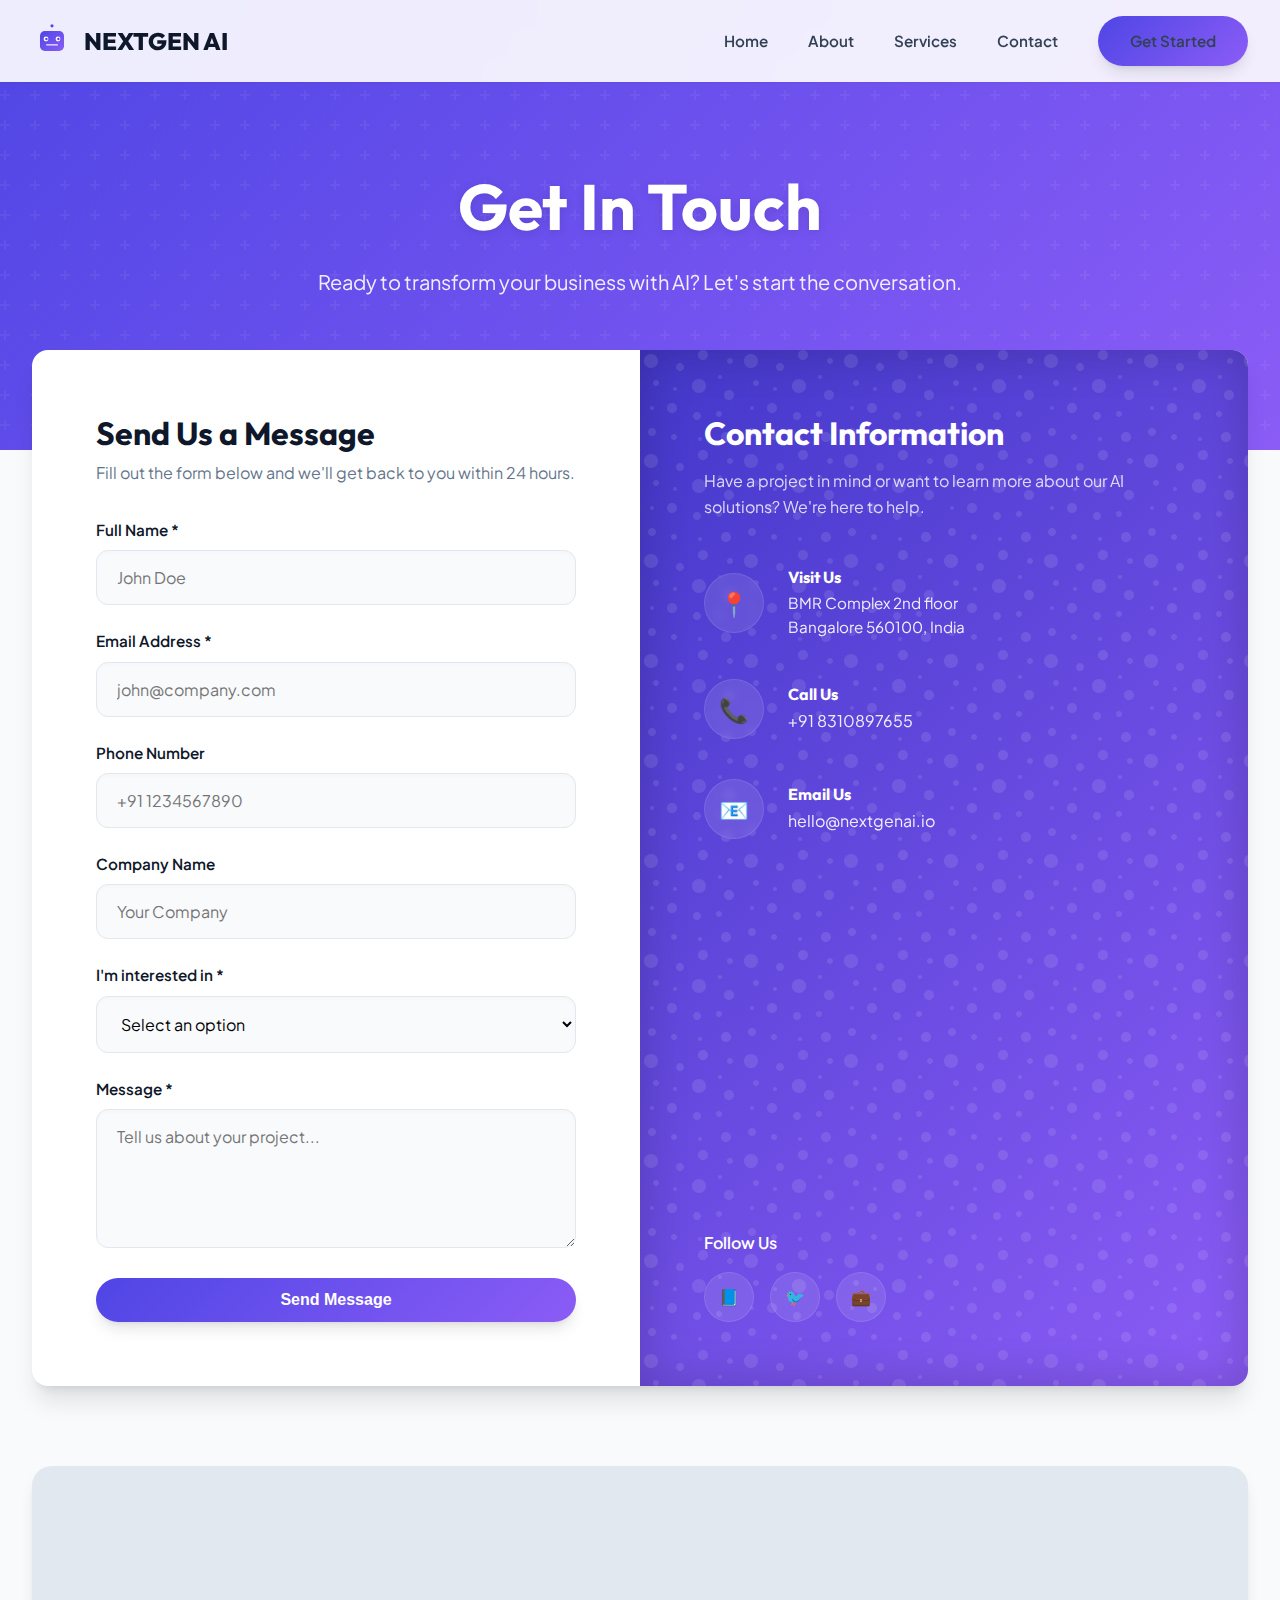
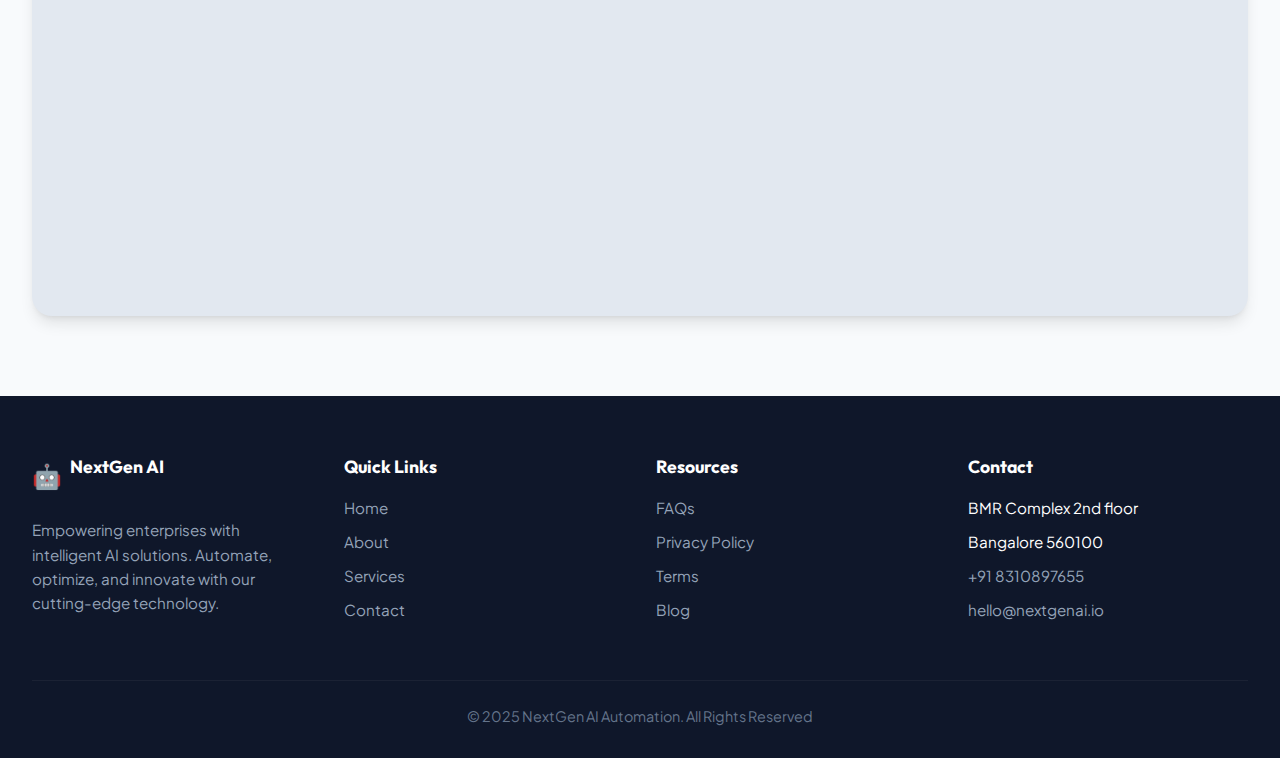
<file: contact.html>
<!DOCTYPE html>
<html lang="en">

<head>
    <meta charset="UTF-8">
    <meta name="viewport" content="width=device-width, initial-scale=1.0">
    <title>Contact Us - NextGen AI Automation</title>
    <!-- Link to Main CSS -->
    <link rel="stylesheet" href="css/style.css">
</head>

<body>
    <!-- Navigation -->
    <nav id="navbar">
        <div class="nav-container">
            <div class="logo">
                <a href="index.html" class="logo" style="text-decoration: none;">
                    <div class="logo-icon">
                        <svg viewBox="0 0 100 100" xmlns="http://www.w3.org/2000/svg">
                            <defs>
                                <linearGradient id="logoGradient" x1="0%" y1="0%" x2="100%" y2="100%">
                                    <stop offset="0%" style="stop-color:#4f46e5;stop-opacity:1" />
                                    <stop offset="100%" style="stop-color:#8b5cf6;stop-opacity:1" />
                                </linearGradient>
                            </defs>
                            <rect x="20" y="25" width="60" height="50" rx="12" fill="url(#logoGradient)" />
                            <line x1="50" y1="25" x2="50" y2="15" stroke="url(#logoGradient)" stroke-width="3"
                                stroke-linecap="round" />
                            <circle cx="50" cy="12" r="4" fill="#4f46e5" />
                            <circle cx="35" cy="45" r="6" fill="white" />
                            <circle cx="65" cy="45" r="6" fill="white" />
                            <circle cx="36" cy="45" r="3" fill="#4f46e5" />
                            <circle cx="66" cy="45" r="3" fill="#4f46e5" />
                            <rect x="35" y="58" width="30" height="3" rx="1.5" fill="white" opacity="0.9" />
                        </svg>
                    </div>
                    <span class="logo-text">NEXTGEN AI</span>
                </a>
            </div>
            <ul class="nav-links">
                <li><a href="index.html">Home</a></li>
                <li><a href="about.html">About</a></li>
                <li><a href="service.html">Services</a></li>
                <li><a href="contact.html">Contact</a></li>
                <li><a href="contact.html" class="btn btn-primary">Get Started</a></li>
            </ul>
            <div class="mobile-menu">
                <span></span>
                <span></span>
                <span></span>
            </div>
        </div>
    </nav>

    <!-- Hero Section -->
    <section class="hero" style="min-height: 50vh;">
        <div class="hero-container">
            <h1>Get In Touch</h1>
            <p>Ready to transform your business with AI? Let's start the conversation.</p>
        </div>
    </section>

    <!-- Contact Container -->
    <section class="container" style="margin-top: -100px; position: relative; z-index: 20;">
        <div class="contact-grid reveal">
            <!-- Contact Form -->
            <div class="contact-form">
                <div style="margin-bottom: 2rem;">
                    <h2 style="font-size: 2rem; margin-bottom: 0.5rem; color: var(--dark);">Send Us a Message</h2>
                    <p style="color: var(--text-light);">Fill out the form below and we'll get back to you within 24
                        hours.</p>
                </div>

                <form id="contactForm">
                    <div class="form-group">
                        <label for="name">Full Name *</label>
                        <input type="text" id="name" name="name" required placeholder="John Doe">
                    </div>

                    <div class="form-group">
                        <label for="email">Email Address *</label>
                        <input type="email" id="email" name="email" required placeholder="john@company.com">
                    </div>

                    <div class="form-group">
                        <label for="phone">Phone Number</label>
                        <input type="tel" id="phone" name="phone" placeholder="+91 1234567890">
                    </div>

                    <div class="form-group">
                        <label for="company">Company Name</label>
                        <input type="text" id="company" name="company" placeholder="Your Company">
                    </div>

                    <div class="form-group">
                        <label for="interest">I'm interested in *</label>
                        <select id="interest" name="interest" required>
                            <option value="">Select an option</option>
                            <option value="ai-agents">AI Agent Development</option>
                            <option value="workflow">Workflow Automation</option>
                            <option value="integration">System Integration</option>
                            <option value="consultation">Consultation</option>
                            <option value="other">Other</option>
                        </select>
                    </div>

                    <div class="form-group">
                        <label for="message">Message *</label>
                        <textarea id="message" name="message" required placeholder="Tell us about your project..."
                            rows="5"></textarea>
                    </div>

                    <button type="submit" class="btn btn-primary" style="width: 100%;">Send Message</button>
                </form>
            </div>

            <!-- Contact Info -->
            <div class="contact-info">
                <div style="margin-bottom: 3rem;">
                    <h3 style="color: white; font-size: 2rem; margin-bottom: 1rem;">Contact Information</h3>
                    <p style="opacity: 0.8; line-height: 1.6;">Have a project in mind or want to learn more about our AI
                        solutions? We're here to help.</p>
                </div>

                <div class="contact-row"
                    style="display: flex; gap: 1.5rem; margin-bottom: 2.5rem; align-items: center;">
                    <div class="contact-icon-wrapper">📍</div>
                    <div>
                        <h4 style="color: white; margin-bottom: 0.25rem;">Visit Us</h4>
                        <p style="opacity: 0.9; font-size: 0.95rem;">BMR Complex 2nd floor<br>Bangalore 560100, India
                        </p>
                    </div>
                </div>

                <div class="contact-row"
                    style="display: flex; gap: 1.5rem; margin-bottom: 2.5rem; align-items: center;">
                    <div class="contact-icon-wrapper">📞</div>
                    <div>
                        <h4 style="color: white; margin-bottom: 0.25rem;">Call Us</h4>
                        <p style="opacity: 0.9;"><a href="tel:+918310897655"
                                style="color: white; text-decoration: none;">+91 8310897655</a></p>
                    </div>
                </div>

                <div class="contact-row"
                    style="display: flex; gap: 1.5rem; margin-bottom: 2.5rem; align-items: center;">
                    <div class="contact-icon-wrapper">📧</div>
                    <div>
                        <h4 style="color: white; margin-bottom: 0.25rem;">Email Us</h4>
                        <p style="opacity: 0.9;"><a href="mailto:hello@nextgenai.io"
                                style="color: white; text-decoration: none;">hello@nextgenai.io</a></p>
                    </div>
                </div>

                <div style="margin-top: auto;">
                    <p style="color: white; margin-bottom: 1rem; font-weight: 600;">Follow Us</p>
                    <div style="display: flex; gap: 1rem;">
                        <div class="social-icon-wrapper">📘</div>
                        <div class="social-icon-wrapper">🐦</div>
                        <div class="social-icon-wrapper">💼</div>
                    </div>
                </div>
            </div>
        </div>
    </section>

    <!-- Map Section -->
    <section class="container" style="margin-bottom: 5rem;">
        <div
            style="width: 100%; border-radius: 20px; overflow: hidden; box-shadow: var(--shadow-lg); height: 450px; background: #e2e8f0;">
            <iframe
                src="https://www.google.com/maps/embed?pb=!1m18!1m12!1m3!1d3888.0036666878345!2d77.5945627!3d12.9715987!2m3!1f0!2f0!3f0!3m2!1i1024!2i768!4f13.1!3m3!1m2!1s0x3bae1670c9b44e6d%3A0xf8dfc3e8517e4fe0!2sBengaluru%2C%20Karnataka%2C%20India!5e0!3m2!1sen!2sus!4v1650000000000!5m2!1sen!2sus"
                width="100%" height="100%" style="border:0; filter: grayscale(100%) invert(0%);" allowfullscreen=""
                loading="lazy"></iframe>
        </div>
    </section>

    <!-- Footer -->
    <footer>
        <div class="container">
            <div class="footer-content">
                <div class="footer-col" style="max-width: 300px;">
                    <div style="display: flex; alignItems: center; gap: 0.5rem; margin-bottom: 1.5rem;">
                        <span style="font-size: 1.5rem;">🤖</span>
                        <h4 style="margin-bottom: 0;">NextGen AI</h4>
                    </div>
                    <p style="color: #94a3b8; font-size: 0.95rem; line-height: 1.6;">
                        Empowering enterprises with intelligent AI solutions. Automate, optimize, and innovate with our
                        cutting-edge technology.
                    </p>
                </div>
                <div class="footer-col">
                    <h4>Quick Links</h4>
                    <ul>
                        <li><a href="index.html">Home</a></li>
                        <li><a href="about.html">About</a></li>
                        <li><a href="service.html">Services</a></li>
                        <li><a href="contact.html">Contact</a></li>
                    </ul>
                </div>
                <div class="footer-col">
                    <h4>Resources</h4>
                    <ul>
                        <li><a href="#">FAQs</a></li>
                        <li><a href="#">Privacy Policy</a></li>
                        <li><a href="#">Terms</a></li>
                        <li><a href="#">Blog</a></li>
                    </ul>
                </div>
                <div class="footer-col">
                    <h4>Contact</h4>
                    <ul>
                        <li>BMR Complex 2nd floor</li>
                        <li>Bangalore 560100</li>
                        <li><a href="tel:+918310897655">+91 8310897655</a></li>
                        <li><a href="mailto:hello@nextgenai.io">hello@nextgenai.io</a></li>
                    </ul>
                </div>
            </div>
            <div class="footer-bottom">
                <p>© 2025 NextGen AI Automation. All Rights Reserved</p>
            </div>
        </div>
    </footer>

    <!-- Main JS -->
    <script src="js/main.js"></script>
</body>

</html>
</file>
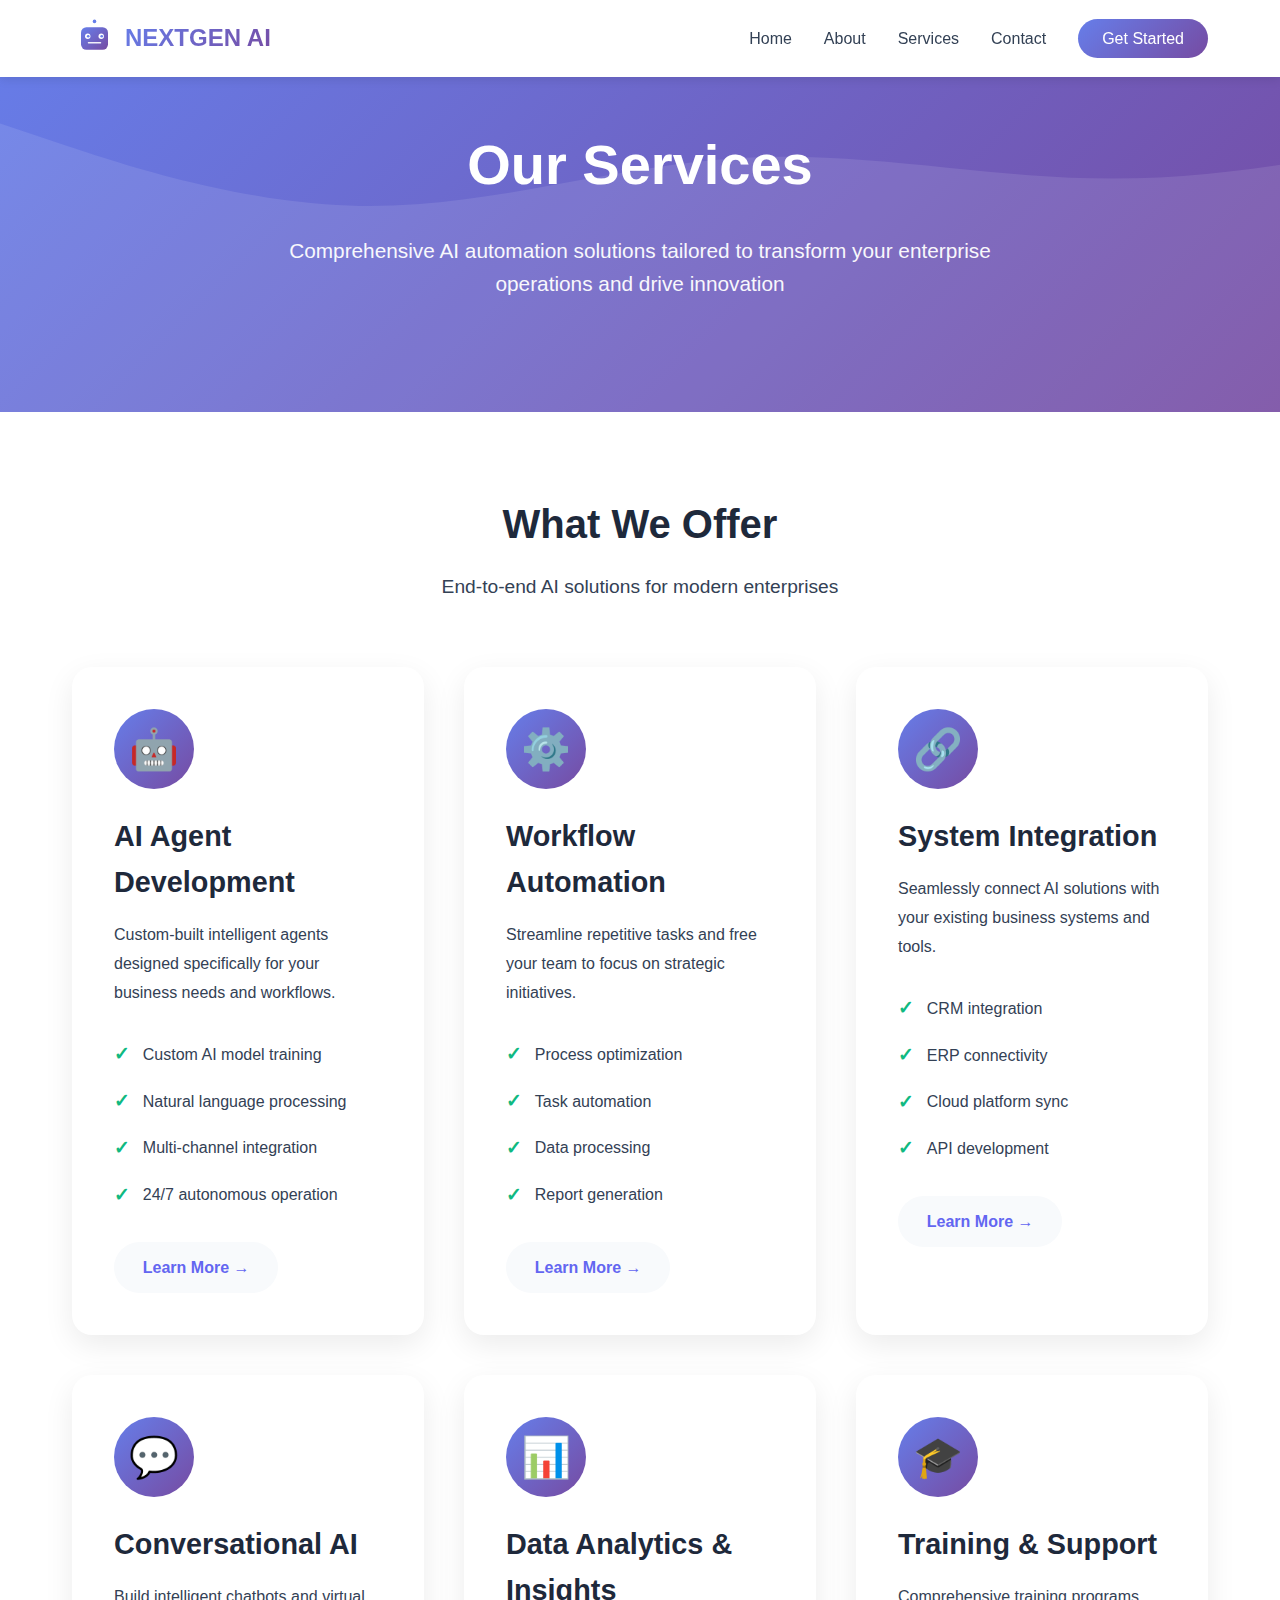
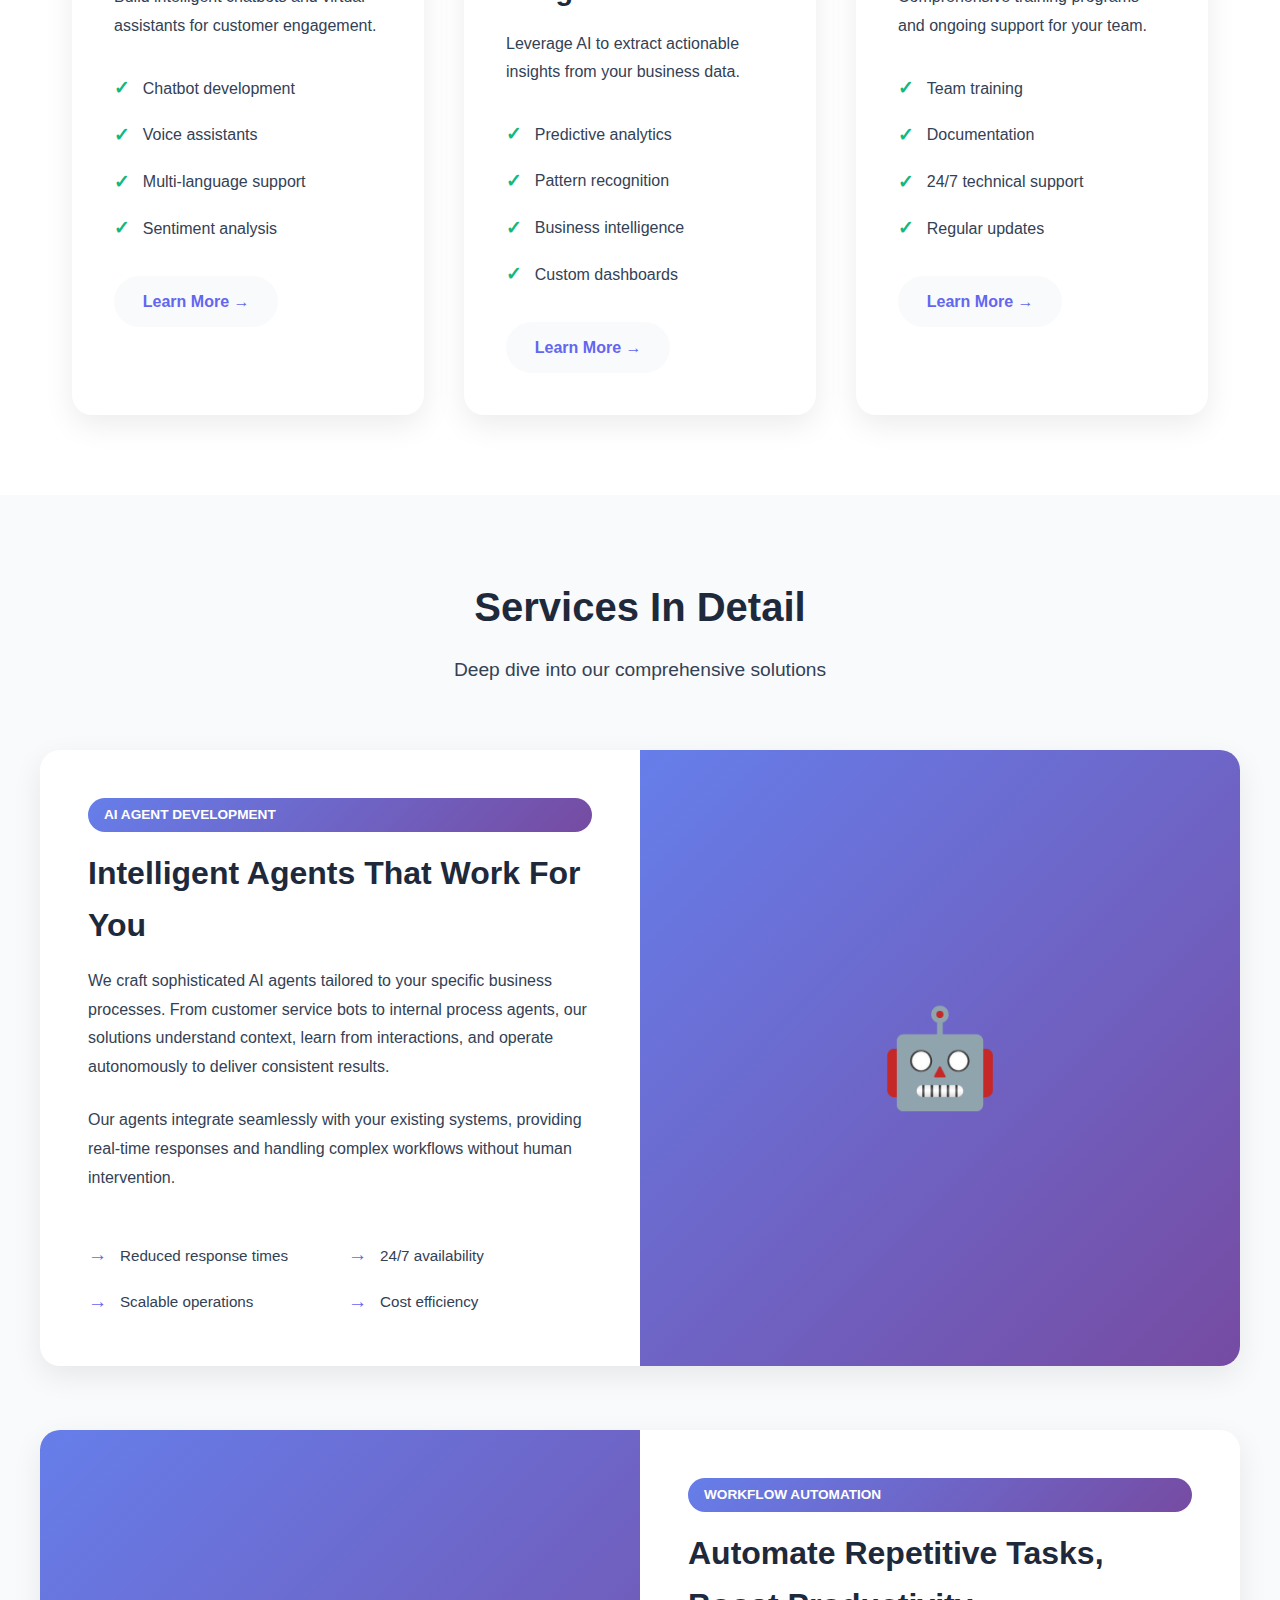
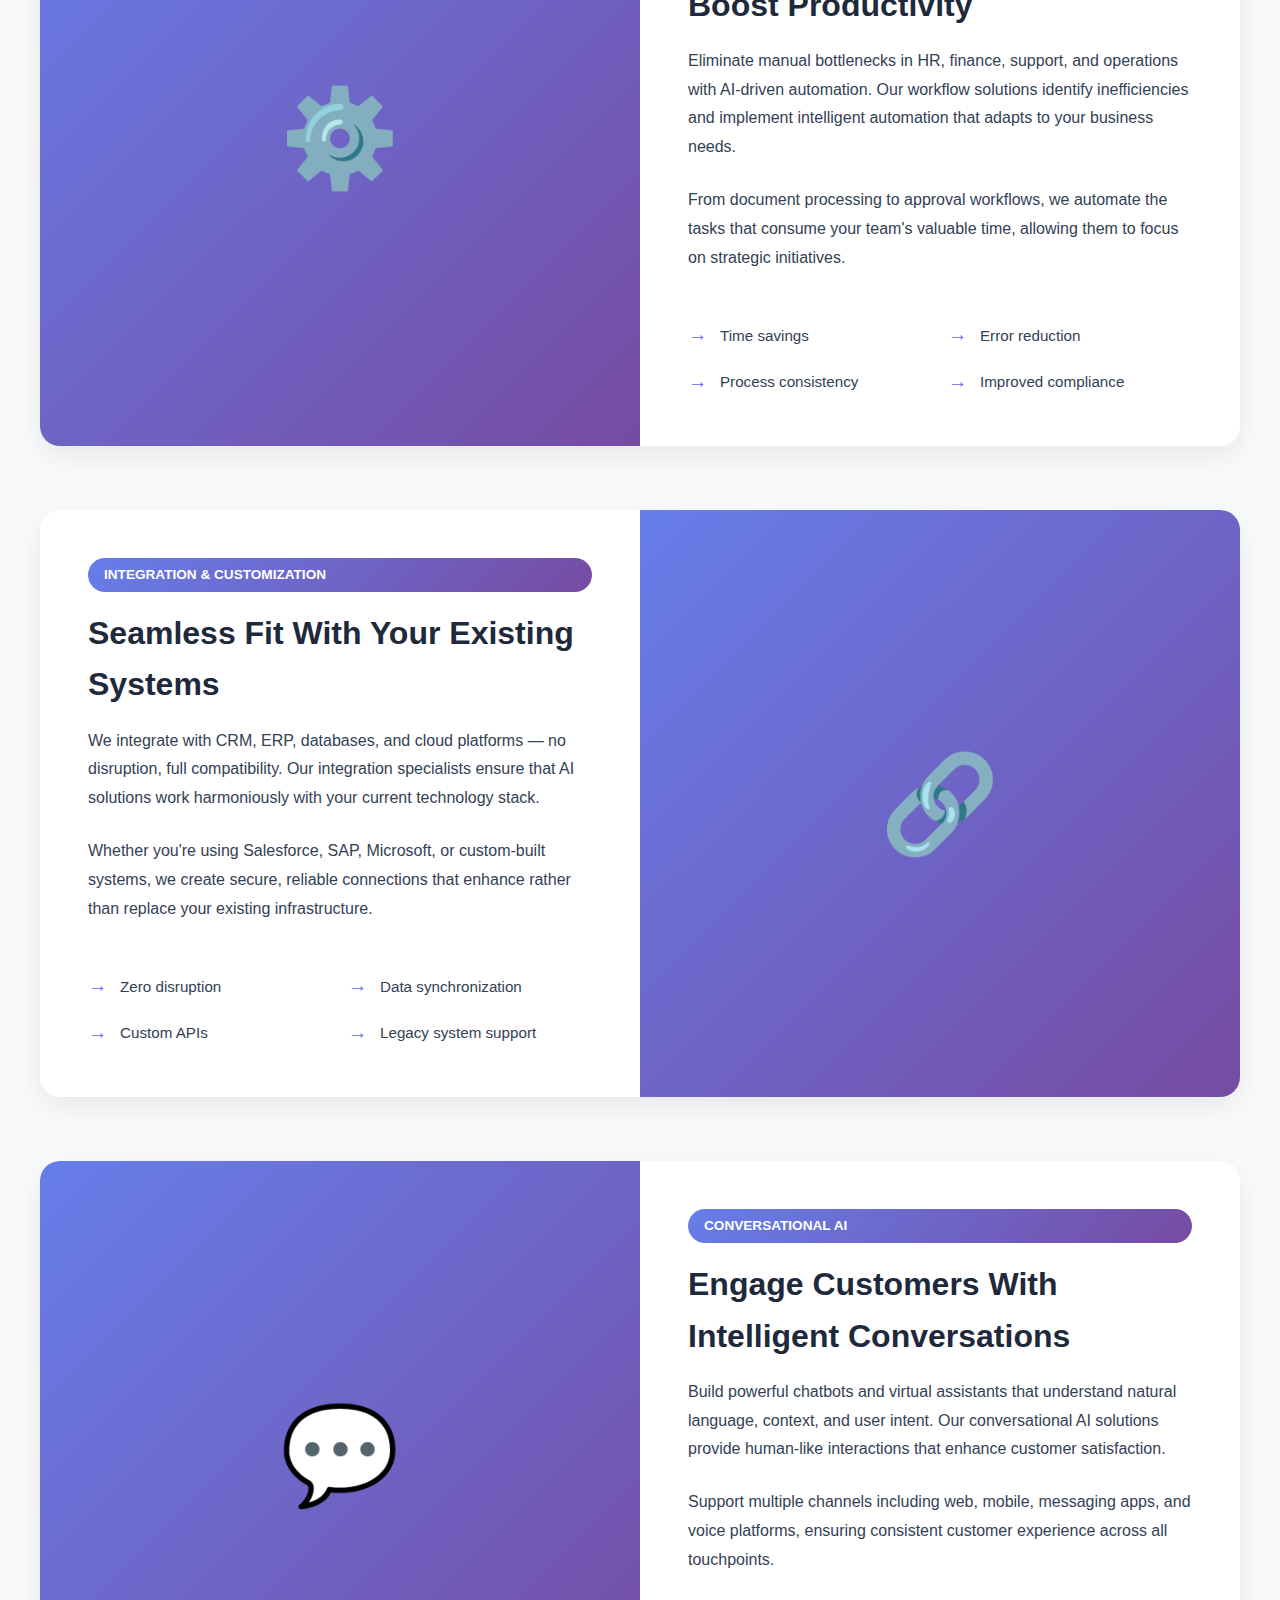
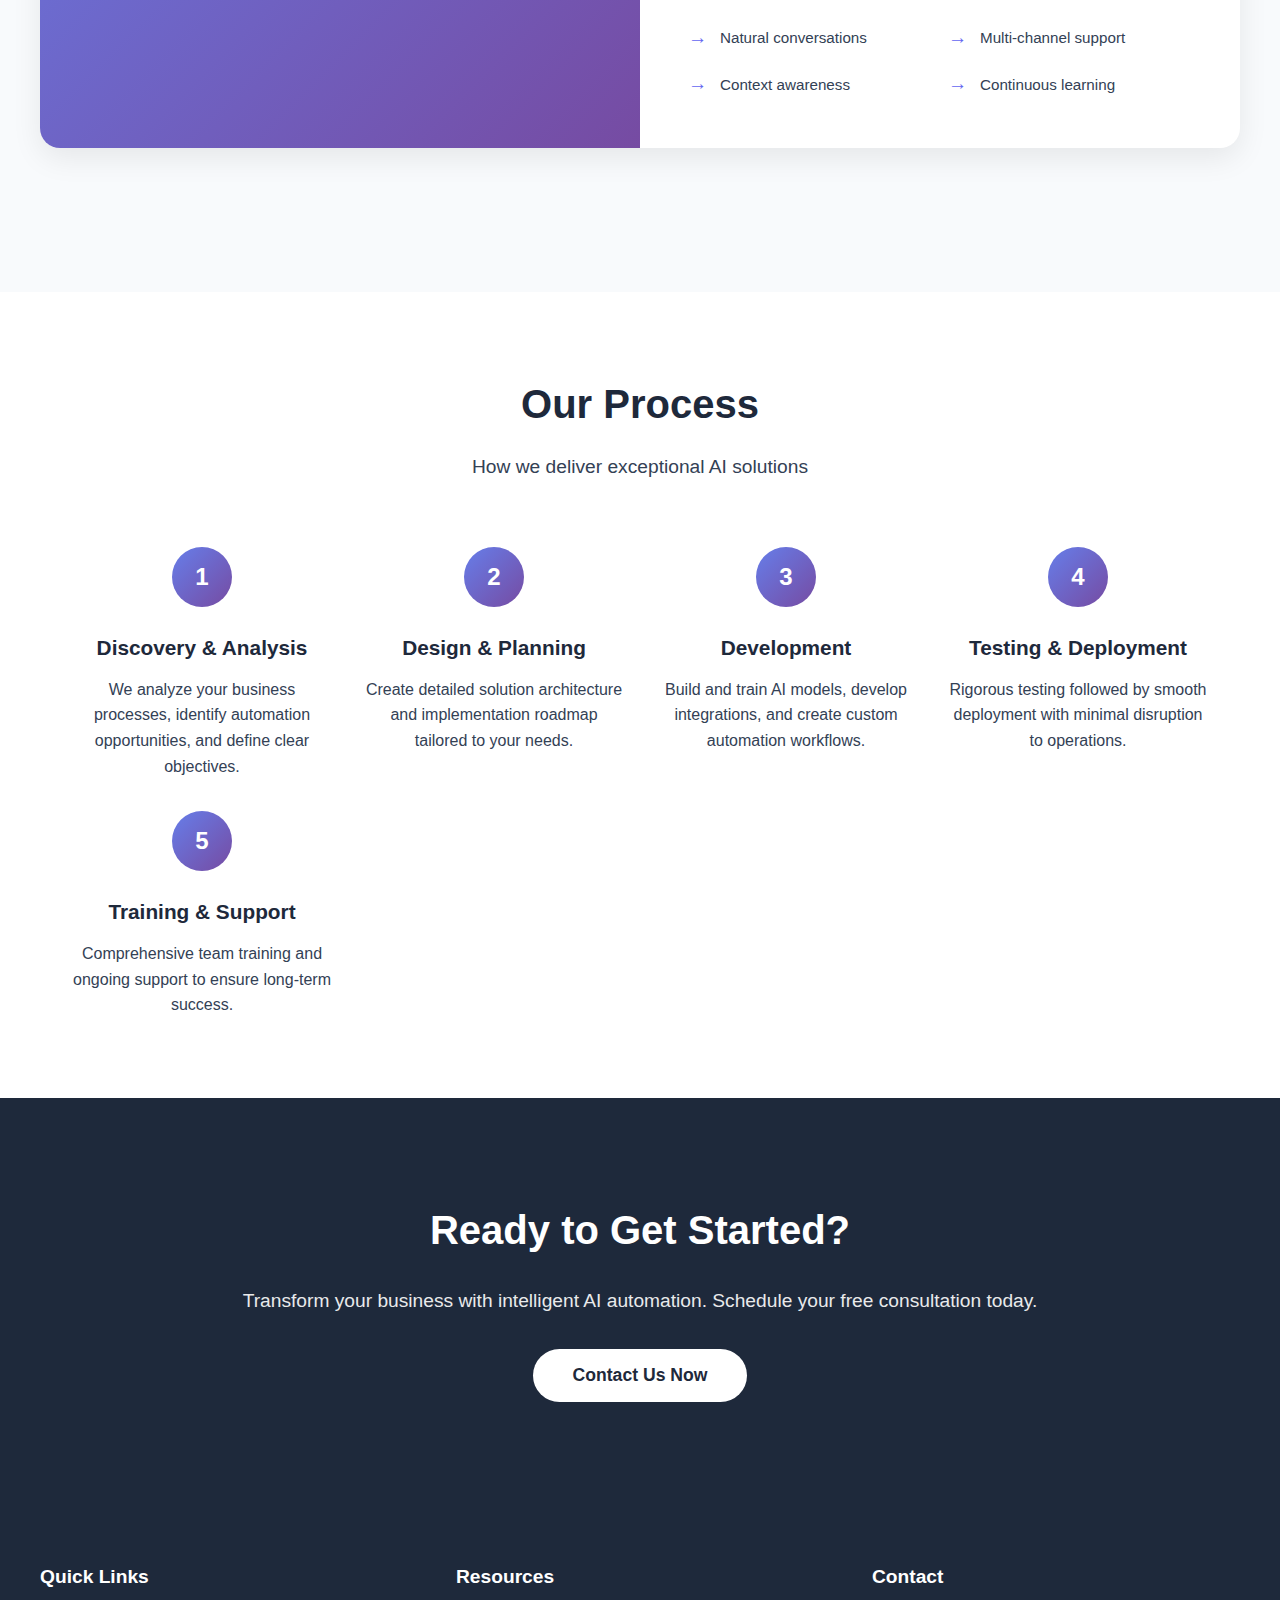
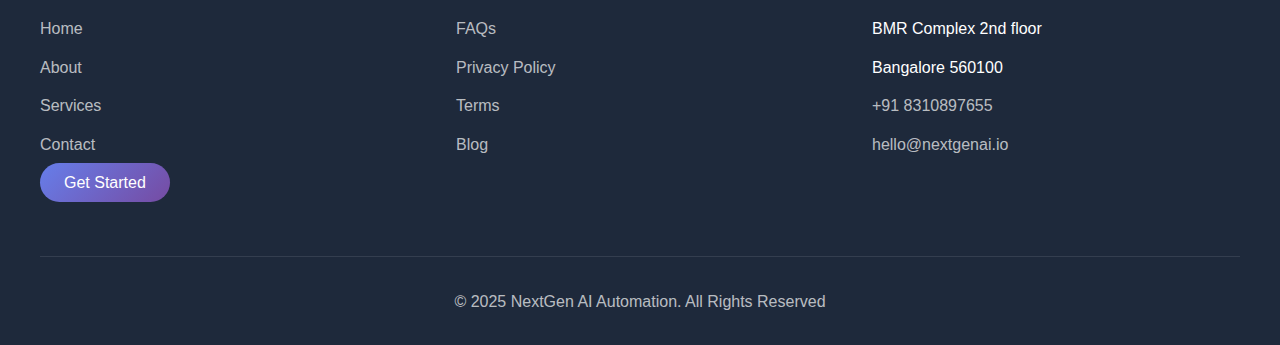
<file: service.html>
<!DOCTYPE html>
<html lang="en">
<head>
    <meta charset="UTF-8">
    <meta name="viewport" content="width=device-width, initial-scale=1.0">
    <title>Services - NextGen AI Automation</title>
    <style>
        * {
            margin: 0;
            padding: 0;
            box-sizing: border-box;
        }

        :root {
            --primary: #6366f1;
            --primary-dark: #4f46e5;
            --secondary: #10b981;
            --dark: #1e293b;
            --light: #f8fafc;
            --text: #334155;
            --gradient: linear-gradient(135deg, #667eea 0%, #764ba2 100%);
        }

        body {
            font-family: 'Segoe UI', Tahoma, Geneva, Verdana, sans-serif;
            line-height: 1.6;
            color: var(--text);
            overflow-x: hidden;
        }

        /* Navigation */
        nav {
            background: white;
            box-shadow: 0 2px 10px rgba(0,0,0,0.1);
            position: fixed;
            width: 100%;
            top: 0;
            z-index: 1000;
            transition: all 0.3s;
        }

        .nav-container {
            max-width: 1200px;
            margin: 0 auto;
            display: flex;
            justify-content: space-between;
            align-items: center;
            padding: 1rem 2rem;
        }

        .logo {
            font-size: 1.5rem;
            font-weight: bold;
            display: flex;
            align-items: center;
            gap: 0.5rem;
        }

        .logo-icon {
            width: 45px;
            height: 45px;
        }

        .logo-text {
            background: var(--gradient);
            -webkit-background-clip: text;
            -webkit-text-fill-color: transparent;
            background-clip: text;
        }

        .nav-links {
            display: flex;
            list-style: none;
            gap: 2rem;
            align-items: center;
        }

        .nav-links a {
            text-decoration: none;
            color: var(--text);
            font-weight: 500;
            transition: color 0.3s;
        }

        .nav-links a:hover {
            color: var(--primary);
        }

        .cta-btn {
            background: var(--gradient);
            color: white !important;
            padding: 0.7rem 1.5rem;
            border-radius: 50px;
            transition: transform 0.3s;
        }

        .cta-btn:hover {
            transform: translateY(-2px);
        }

        .mobile-menu {
            display: none;
            flex-direction: column;
            gap: 5px;
            cursor: pointer;
        }

        .mobile-menu span {
            width: 25px;
            height: 3px;
            background: var(--text);
            transition: all 0.3s;
        }

        /* Hero Section */
        .hero {
            background: var(--gradient);
            color: white;
            padding: 120px 2rem 80px;
            text-align: center;
            position: relative;
            overflow: hidden;
        }

        .hero::before {
            content: '';
            position: absolute;
            top: 0;
            left: 0;
            right: 0;
            bottom: 0;
            background: url('data:image/svg+xml,<svg xmlns="http://www.w3.org/2000/svg" viewBox="0 0 1440 320"><path fill="%23ffffff" fill-opacity="0.1" d="M0,96L48,112C96,128,192,160,288,160C384,160,480,128,576,122.7C672,117,768,139,864,138.7C960,139,1056,117,1152,101.3C1248,85,1344,75,1392,69.3L1440,64L1440,320L1392,320C1344,320,1248,320,1152,320C1056,320,960,320,864,320C768,320,672,320,576,320C480,320,384,320,288,320C192,320,96,320,48,320L0,320Z"></path></svg>');
            background-size: cover;
        }

        .hero-content {
            max-width: 1200px;
            margin: 0 auto;
            position: relative;
            z-index: 1;
        }

        .hero h1 {
            font-size: 3.5rem;
            margin-bottom: 1.5rem;
        }

        .hero p {
            font-size: 1.3rem;
            margin-bottom: 2rem;
            opacity: 0.95;
            max-width: 800px;
            margin-left: auto;
            margin-right: auto;
        }

        /* Services Overview */
        .services-overview {
            max-width: 1200px;
            margin: 80px auto;
            padding: 0 2rem;
        }

        .section-title {
            text-align: center;
            margin-bottom: 4rem;
        }

        .section-title h2 {
            font-size: 2.5rem;
            color: var(--dark);
            margin-bottom: 1rem;
        }

        .section-title p {
            font-size: 1.2rem;
            color: var(--text);
        }

        /* Service Cards */
        .services-grid {
            display: grid;
            grid-template-columns: repeat(auto-fit, minmax(350px, 1fr));
            gap: 2.5rem;
            margin-bottom: 80px;
        }

        .service-card {
            background: white;
            border-radius: 20px;
            padding: 2.5rem;
            box-shadow: 0 10px 30px rgba(0,0,0,0.08);
            transition: all 0.3s;
            border: 2px solid transparent;
        }

        .service-card:hover {
            transform: translateY(-10px);
            box-shadow: 0 20px 50px rgba(99, 102, 241, 0.2);
            border-color: var(--primary);
        }

        .service-icon {
            width: 80px;
            height: 80px;
            background: var(--gradient);
            border-radius: 50%;
            display: flex;
            align-items: center;
            justify-content: center;
            font-size: 2.5rem;
            margin-bottom: 1.5rem;
        }

        .service-card h3 {
            font-size: 1.8rem;
            color: var(--dark);
            margin-bottom: 1rem;
        }

        .service-card p {
            color: var(--text);
            line-height: 1.8;
            margin-bottom: 1.5rem;
        }

        .service-features {
            list-style: none;
            margin-bottom: 1.5rem;
        }

        .service-features li {
            padding: 0.5rem 0;
            color: var(--text);
            display: flex;
            align-items: center;
            gap: 0.8rem;
        }

        .service-features li::before {
            content: '✓';
            color: var(--secondary);
            font-weight: bold;
            font-size: 1.2rem;
        }

        .learn-more-btn {
            display: inline-block;
            background: var(--light);
            color: var(--primary);
            padding: 0.8rem 1.8rem;
            border-radius: 50px;
            text-decoration: none;
            font-weight: 600;
            transition: all 0.3s;
        }

        .learn-more-btn:hover {
            background: var(--gradient);
            color: white;
            transform: translateX(5px);
        }

        /* Detailed Services Section */
        .detailed-services {
            background: var(--light);
            padding: 80px 2rem;
        }

        .service-detail {
            max-width: 1200px;
            margin: 0 auto 4rem;
            background: white;
            border-radius: 20px;
            overflow: hidden;
            box-shadow: 0 10px 30px rgba(0,0,0,0.08);
        }

        .service-detail-content {
            display: grid;
            grid-template-columns: 1fr 1fr;
            gap: 0;
        }

        .service-detail:nth-child(even) .service-detail-content {
            direction: rtl;
        }

        .service-detail:nth-child(even) .service-detail-content > * {
            direction: ltr;
        }

        .service-detail-image {
            background: var(--gradient);
            min-height: 400px;
            display: flex;
            align-items: center;
            justify-content: center;
            font-size: 6rem;
            color: white;
        }

        .service-detail-text {
            padding: 3rem;
            display: flex;
            flex-direction: column;
            justify-content: center;
        }

        .service-tag {
            display: inline-block;
            background: var(--gradient);
            color: white;
            padding: 0.4rem 1rem;
            border-radius: 50px;
            font-size: 0.85rem;
            font-weight: 600;
            margin-bottom: 1rem;
        }

        .service-detail-text h3 {
            font-size: 2rem;
            color: var(--dark);
            margin-bottom: 1rem;
        }

        .service-detail-text p {
            color: var(--text);
            line-height: 1.8;
            margin-bottom: 1.5rem;
        }

        .service-benefits {
            display: grid;
            grid-template-columns: 1fr 1fr;
            gap: 1rem;
            margin-top: 1.5rem;
        }

        .benefit-item {
            display: flex;
            align-items: center;
            gap: 0.8rem;
            color: var(--text);
            font-size: 0.95rem;
        }

        .benefit-item::before {
            content: '→';
            color: var(--primary);
            font-weight: bold;
            font-size: 1.2rem;
        }

        /* Process Section */
        .process-section {
            max-width: 1200px;
            margin: 80px auto;
            padding: 0 2rem;
        }

        .process-grid {
            display: grid;
            grid-template-columns: repeat(auto-fit, minmax(250px, 1fr));
            gap: 2rem;
            margin-top: 3rem;
        }

        .process-step {
            text-align: center;
            position: relative;
        }

        .process-number {
            width: 60px;
            height: 60px;
            background: var(--gradient);
            color: white;
            border-radius: 50%;
            display: flex;
            align-items: center;
            justify-content: center;
            font-size: 1.5rem;
            font-weight: bold;
            margin: 0 auto 1.5rem;
        }

        .process-step h4 {
            font-size: 1.3rem;
            color: var(--dark);
            margin-bottom: 0.8rem;
        }

        .process-step p {
            color: var(--text);
            line-height: 1.6;
        }

        /* Pricing Section */
        .pricing-section {
            background: var(--light);
            padding: 80px 2rem;
        }

        .pricing-grid {
            max-width: 1200px;
            margin: 0 auto;
            display: grid;
            grid-template-columns: repeat(auto-fit, minmax(300px, 1fr));
            gap: 2rem;
        }

        .pricing-card {
            background: white;
            border-radius: 20px;
            padding: 2.5rem;
            text-align: center;
            box-shadow: 0 10px 30px rgba(0,0,0,0.08);
            transition: all 0.3s;
            border: 2px solid transparent;
        }

        .pricing-card:hover {
            transform: translateY(-10px);
            border-color: var(--primary);
        }

        .pricing-card.featured {
            background: var(--gradient);
            color: white;
            transform: scale(1.05);
        }

        .pricing-card.featured h3,
        .pricing-card.featured .price,
        .pricing-card.featured p,
        .pricing-card.featured li {
            color: white;
        }

        .pricing-card h3 {
            font-size: 1.8rem;
            color: var(--dark);
            margin-bottom: 1rem;
        }

        .price {
            font-size: 3rem;
            font-weight: bold;
            color: var(--primary);
            margin: 1.5rem 0;
        }

        .price span {
            font-size: 1.2rem;
            font-weight: normal;
        }

        .pricing-features {
            list-style: none;
            margin: 2rem 0;
            text-align: left;
        }

        .pricing-features li {
            padding: 0.8rem 0;
            color: var(--text);
            display: flex;
            align-items: center;
            gap: 0.8rem;
        }

        .pricing-features li::before {
            content: '✓';
            color: var(--secondary);
            font-weight: bold;
        }

        .pricing-card.featured .pricing-features li::before {
            color: white;
        }

        .pricing-btn {
            display: inline-block;
            background: var(--primary);
            color: white;
            padding: 1rem 2rem;
            border-radius: 50px;
            text-decoration: none;
            font-weight: 600;
            transition: all 0.3s;
            border: 2px solid var(--primary);
        }

        .pricing-btn:hover {
            background: white;
            color: var(--primary);
        }

        .pricing-card.featured .pricing-btn {
            background: white;
            color: var(--primary);
        }

        .pricing-card.featured .pricing-btn:hover {
            background: transparent;
            color: white;
            border-color: white;
        }

        /* CTA Section */
        .cta-section {
            background: var(--dark);
            color: white;
            padding: 100px 2rem;
            text-align: center;
        }

        .cta-section h2 {
            font-size: 2.5rem;
            margin-bottom: 1.5rem;
        }

        .cta-section p {
            font-size: 1.2rem;
            margin-bottom: 2rem;
            opacity: 0.9;
        }

        .cta-section button {
            background: white;
            color: var(--dark);
            padding: 1rem 2.5rem;
            border: none;
            border-radius: 50px;
            font-size: 1.1rem;
            font-weight: 600;
            cursor: pointer;
            transition: all 0.3s;
        }

        .cta-section button:hover {
            transform: translateY(-3px);
            box-shadow: 0 10px 30px rgba(255,255,255,0.3);
        }

        /* Footer */
        footer {
            background: var(--dark);
            color: white;
            padding: 60px 2rem 30px;
        }

        .footer-content {
            max-width: 1200px;
            margin: 0 auto;
            display: grid;
            grid-template-columns: repeat(auto-fit, minmax(250px, 1fr));
            gap: 3rem;
            margin-bottom: 3rem;
        }

        .footer-section h3 {
            margin-bottom: 1.5rem;
            font-size: 1.2rem;
        }

        .footer-section ul {
            list-style: none;
        }

        .footer-section ul li {
            margin-bottom: 0.8rem;
        }

        .footer-section a {
            color: rgba(255,255,255,0.7);
            text-decoration: none;
            transition: color 0.3s;
        }

        .footer-section a:hover {
            color: white;
        }

        .footer-bottom {
            max-width: 1200px;
            margin: 0 auto;
            padding-top: 2rem;
            border-top: 1px solid rgba(255,255,255,0.1);
            text-align: center;
            color: rgba(255,255,255,0.7);
        }

        /* Responsive */
        @media (max-width: 968px) {
            .nav-links {
                display: none;
            }

            .mobile-menu {
                display: flex;
            }

            .hero h1 {
                font-size: 2.5rem;
            }

            .hero p {
                font-size: 1.1rem;
            }

            .services-grid {
                grid-template-columns: 1fr;
            }

            .service-detail-content {
                grid-template-columns: 1fr;
            }

            .service-detail:nth-child(even) .service-detail-content {
                direction: ltr;
            }

            .service-benefits {
                grid-template-columns: 1fr;
            }

            .pricing-grid {
                grid-template-columns: 1fr;
            }

            .pricing-card.featured {
                transform: scale(1);
            }
        }

        @media (max-width: 640px) {
            .hero h1 {
                font-size: 2rem;
            }

            .section-title h2 {
                font-size: 2rem;
            }

            .service-card,
            .service-detail-text {
                padding: 2rem;
            }
        }
    </style>
</head>
<body>
    <!-- Navigation -->
    <nav>
        <div class="nav-container">
            <div class="logo">
                <div class="logo-icon">
                    <svg viewBox="0 0 100 100" xmlns="http://www.w3.org/2000/svg">
                        <defs>
                            <linearGradient id="logoGradient" x1="0%" y1="0%" x2="100%" y2="100%">
                                <stop offset="0%" style="stop-color:#667eea;stop-opacity:1" />
                                <stop offset="100%" style="stop-color:#764ba2;stop-opacity:1" />
                            </linearGradient>
                        </defs>
                        <rect x="20" y="25" width="60" height="50" rx="12" fill="url(#logoGradient)"/>
                        <line x1="50" y1="25" x2="50" y2="15" stroke="url(#logoGradient)" stroke-width="3" stroke-linecap="round"/>
                        <circle cx="50" cy="12" r="4" fill="#667eea"/>
                        <circle cx="35" cy="45" r="6" fill="white"/>
                        <circle cx="65" cy="45" r="6" fill="white"/>
                        <circle cx="36" cy="45" r="3" fill="#667eea"/>
                        <circle cx="66" cy="45" r="3" fill="#667eea"/>
                        <rect x="35" y="58" width="30" height="3" rx="1.5" fill="white" opacity="0.9"/>
                    </svg>
                </div>
                <span class="logo-text">NEXTGEN AI</span>
            </div>
            <ul class="nav-links">
                 <li><a href="index.html">Home</a></li>
                <li><a href="about.html">About</a></li>
                <li><a href="service.html">Services</a></li>
                <li><a href="contact.html">Contact</a></li>
                <li><a href="contact.html" class="cta-btn">Get Started</a></li>
            </ul>
            <div class="mobile-menu">
                <span></span>
                <span></span>
                <span></span>
            </div>
        </div>
    </nav>

    <!-- Hero Section -->
    <section class="hero">
        <div class="hero-content">
            <h1>Our Services</h1>
            <p>Comprehensive AI automation solutions tailored to transform your enterprise operations and drive innovation</p>
        </div>
    </section>

    <!-- Services Overview -->
    <section class="services-overview">
        <div class="section-title">
            <h2>What We Offer</h2>
            <p>End-to-end AI solutions for modern enterprises</p>
        </div>

        <div class="services-grid">
            <div class="service-card">
                <div class="service-icon">🤖</div>
                <h3>AI Agent Development</h3>
                <p>Custom-built intelligent agents designed specifically for your business needs and workflows.</p>
                <ul class="service-features">
                    <li>Custom AI model training</li>
                    <li>Natural language processing</li>
                    <li>Multi-channel integration</li>
                    <li>24/7 autonomous operation</li>
                </ul>
                <a href="#ai-agent" class="learn-more-btn">Learn More →</a>
            </div>

            <div class="service-card">
                <div class="service-icon">⚙️</div>
                <h3>Workflow Automation</h3>
                <p>Streamline repetitive tasks and free your team to focus on strategic initiatives.</p>
                <ul class="service-features">
                    <li>Process optimization</li>
                    <li>Task automation</li>
                    <li>Data processing</li>
                    <li>Report generation</li>
                </ul>
                <a href="#workflow" class="learn-more-btn">Learn More →</a>
            </div>

            <div class="service-card">
                <div class="service-icon">🔗</div>
                <h3>System Integration</h3>
                <p>Seamlessly connect AI solutions with your existing business systems and tools.</p>
                <ul class="service-features">
                    <li>CRM integration</li>
                    <li>ERP connectivity</li>
                    <li>Cloud platform sync</li>
                    <li>API development</li>
                </ul>
                <a href="#integration" class="learn-more-btn">Learn More →</a>
            </div>

            <div class="service-card">
                <div class="service-icon">💬</div>
                <h3>Conversational AI</h3>
                <p>Build intelligent chatbots and virtual assistants for customer engagement.</p>
                <ul class="service-features">
                    <li>Chatbot development</li>
                    <li>Voice assistants</li>
                    <li>Multi-language support</li>
                    <li>Sentiment analysis</li>
                </ul>
                <a href="#conversational" class="learn-more-btn">Learn More →</a>
            </div>

            <div class="service-card">
                <div class="service-icon">📊</div>
                <h3>Data Analytics & Insights</h3>
                <p>Leverage AI to extract actionable insights from your business data.</p>
                <ul class="service-features">
                    <li>Predictive analytics</li>
                    <li>Pattern recognition</li>
                    <li>Business intelligence</li>
                    <li>Custom dashboards</li>
                </ul>
                <a href="#analytics" class="learn-more-btn">Learn More →</a>
            </div>

            <div class="service-card">
                <div class="service-icon">🎓</div>
                <h3>Training & Support</h3>
                <p>Comprehensive training programs and ongoing support for your team.</p>
                <ul class="service-features">
                    <li>Team training</li>
                    <li>Documentation</li>
                    <li>24/7 technical support</li>
                    <li>Regular updates</li>
                </ul>
                <a href="#training" class="learn-more-btn">Learn More →</a>
            </div>
        </div>
    </section>

    <!-- Detailed Services -->
    <section class="detailed-services">
        <div class="section-title">
            <h2>Services In Detail</h2>
            <p>Deep dive into our comprehensive solutions</p>
        </div>

        <div class="service-detail" id="ai-agent">
            <div class="service-detail-content">
                <div class="service-detail-image">🤖</div>
                <div class="service-detail-text">
                    <span class="service-tag">AI AGENT DEVELOPMENT</span>
                    <h3>Intelligent Agents That Work For You</h3>
                    <p>We craft sophisticated AI agents tailored to your specific business processes. From customer service bots to internal process agents, our solutions understand context, learn from interactions, and operate autonomously to deliver consistent results.</p>
                    <p>Our agents integrate seamlessly with your existing systems, providing real-time responses and handling complex workflows without human intervention.</p>
                    <div class="service-benefits">
                        <div class="benefit-item">Reduced response times</div>
                        <div class="benefit-item">24/7 availability</div>
                        <div class="benefit-item">Scalable operations</div>
                        <div class="benefit-item">Cost efficiency</div>
                    </div>
                </div>
            </div>
        </div>

        <div class="service-detail" id="workflow">
            <div class="service-detail-content">
                <div class="service-detail-image">⚙️</div>
                <div class="service-detail-text">
                    <span class="service-tag">WORKFLOW AUTOMATION</span>
                    <h3>Automate Repetitive Tasks, Boost Productivity</h3>
                    <p>Eliminate manual bottlenecks in HR, finance, support, and operations with AI-driven automation. Our workflow solutions identify inefficiencies and implement intelligent automation that adapts to your business needs.</p>
                    <p>From document processing to approval workflows, we automate the tasks that consume your team's valuable time, allowing them to focus on strategic initiatives.</p>
                    <div class="service-benefits">
                        <div class="benefit-item">Time savings</div>
                        <div class="benefit-item">Error reduction</div>
                        <div class="benefit-item">Process consistency</div>
                        <div class="benefit-item">Improved compliance</div>
                    </div>
                </div>
            </div>
        </div>

        <div class="service-detail" id="integration">
            <div class="service-detail-content">
                <div class="service-detail-image">🔗</div>
                <div class="service-detail-text">
                    <span class="service-tag">INTEGRATION & CUSTOMIZATION</span>
                    <h3>Seamless Fit With Your Existing Systems</h3>
                    <p>We integrate with CRM, ERP, databases, and cloud platforms — no disruption, full compatibility. Our integration specialists ensure that AI solutions work harmoniously with your current technology stack.</p>
                    <p>Whether you're using Salesforce, SAP, Microsoft, or custom-built systems, we create secure, reliable connections that enhance rather than replace your existing infrastructure.</p>
                    <div class="service-benefits">
                        <div class="benefit-item">Zero disruption</div>
                        <div class="benefit-item">Data synchronization</div>
                        <div class="benefit-item">Custom APIs</div>
                        <div class="benefit-item">Legacy system support</div>
                    </div>
                </div>
            </div>
        </div>

        <div class="service-detail" id="conversational">
            <div class="service-detail-content">
                <div class="service-detail-image">💬</div>
                <div class="service-detail-text">
                    <span class="service-tag">CONVERSATIONAL AI</span>
                    <h3>Engage Customers With Intelligent Conversations</h3>
                    <p>Build powerful chatbots and virtual assistants that understand natural language, context, and user intent. Our conversational AI solutions provide human-like interactions that enhance customer satisfaction.</p>
                    <p>Support multiple channels including web, mobile, messaging apps, and voice platforms, ensuring consistent customer experience across all touchpoints.</p>
                    <div class="service-benefits">
                        <div class="benefit-item">Natural conversations</div>
                        <div class="benefit-item">Multi-channel support</div>
                        <div class="benefit-item">Context awareness</div>
                        <div class="benefit-item">Continuous learning</div>
                    </div>
                </div>
            </div>
        </div>
    </section>

    <!-- Process Section -->
    <section class="process-section">
        <div class="section-title">
            <h2>Our Process</h2>
            <p>How we deliver exceptional AI solutions</p>
        </div>

        <div class="process-grid">
            <div class="process-step">
                <div class="process-number">1</div>
                <h4>Discovery & Analysis</h4>
                <p>We analyze your business processes, identify automation opportunities, and define clear objectives.</p>
            </div>

            <div class="process-step">
                <div class="process-number">2</div>
                <h4>Design & Planning</h4>
                <p>Create detailed solution architecture and implementation roadmap tailored to your needs.</p>
            </div>

            <div class="process-step">
                <div class="process-number">3</div>
                <h4>Development</h4>
                <p>Build and train AI models, develop integrations, and create custom automation workflows.</p>
            </div>

            <div class="process-step">
                <div class="process-number">4</div>
                <h4>Testing & Deployment</h4>
                <p>Rigorous testing followed by smooth deployment with minimal disruption to operations.</p>
            </div>

            <div class="process-step">
                <div class="process-number">5</div>
                <h4>Training & Support</h4>
                <p>Comprehensive team training and ongoing support to ensure long-term success.</p>
            </div>
        </div>
    </section>

    <!-- CTA Section -->
    <section class="cta-section">
        <h2>Ready to Get Started?</h2>
        <p>Transform your business with intelligent AI automation. Schedule your free consultation today.</p>
        <button onclick="window.location.href='contact.html'">Contact Us Now</button>
    </section>

    <!-- Footer -->
    <footer>
        <div class="footer-content">
            <div class="footer-section">
                <h3>Quick Links</h3>
                <ul>
                <li><a href="index.html">Home</a></li>
                <li><a href="about.html">About</a></li>
                <li><a href="service.html">Services</a></li>
                <li><a href="contact.html">Contact</a></li>
                <li><a href="contact.html" class="cta-btn">Get Started</a></li>
                </ul>
            </div>
            <div class="footer-section">
                <h3>Resources</h3>
                <ul>
                    <li><a href="#">FAQs</a></li>
                    <li><a href="#">Privacy Policy</a></li>
                    <li><a href="#">Terms</a></li>
                    <li><a href="#">Blog</a></li>
                </ul>
            </div>
            <div class="footer-section">
                <h3>Contact</h3>
                <ul>
                    <li>BMR Complex 2nd floor</li>
                    <li>Bangalore 560100</li>
                    <li><a href="tel:+918310897655">+91 8310897655</a></li>
                    <li><a href="mailto:hello@nextgenai.io">hello@nextgenai.io</a></li>
                </ul>
            </div>
        </div>
        <div class="footer-bottom">
            <p>© 2025 NextGen AI Automation. All Rights Reserved</p>
        </div>
    </footer>

    <script>
        // Mobile menu toggle
        document.querySelector('.mobile-menu').addEventListener('click', function() {
            const navLinks = document.querySelector('.nav-links');
            navLinks.style.display = navLinks.style.display === 'flex' ? 'none' : 'flex';
        });

        // Smooth scroll to service details
        document.querySelectorAll('.learn-more-btn').forEach(btn => {
            btn.addEventListener('click', function(e) {
                e.preventDefault();
                const target = this.getAttribute('href');
                document.querySelector(target).scrollIntoView({ behavior: 'smooth' });
            });
        });
    </script>
</body>
</html>
</file>
<file: css/style.css>
/* Google Fonts */
@import url('https://fonts.googleapis.com/css2?family=Outfit:wght@300;400;500;600;700&family=Plus+Jakarta+Sans:wght@400;500;600;700&display=swap');

/* Reset & Core variables */
* {
    margin: 0;
    padding: 0;
    box-sizing: border-box;
}

:root {
    /* Modernized Palette */
    --primary: #4f46e5;
    /* Indigo-600 */
    --primary-dark: #4338ca;
    /* Indigo-700 */
    --secondary: #0ea5e9;
    /* Sky-500 */
    --accent: #8b5cf6;
    /* Violet-500 */

    --dark: #0f172a;
    /* Slate-900 */
    --dark-lighter: #1e293b;
    /* Slate-800 */
    --light: #f8fafc;
    /* Slate-50 */
    --text: #334155;
    /* Slate-700 */
    --text-light: #64748b;
    /* Slate-500 */

    --gradient: linear-gradient(135deg, var(--primary) 0%, var(--accent) 100%);
    --gradient-hover: linear-gradient(135deg, var(--primary-dark) 0%, #7c3aed 100%);

    --shadow-sm: 0 1px 2px 0 rgb(0 0 0 / 0.05);
    --shadow-md: 0 4px 6px -1px rgb(0 0 0 / 0.1), 0 2px 4px -2px rgb(0 0 0 / 0.1);
    --shadow-lg: 0 10px 15px -3px rgb(0 0 0 / 0.1), 0 4px 6px -4px rgb(0 0 0 / 0.1);
    --shadow-xl: 0 20px 25px -5px rgba(0, 0, 0, 0.1), 0 8px 10px -6px rgba(0, 0, 0, 0.1);
    --shadow-2xl: 0 25px 50px -12px rgba(0, 0, 0, 0.25);
    --shadow-glow: 0 0 20px rgba(79, 70, 229, 0.3);

    --radius-sm: 0.5rem;
    --radius-md: 0.75rem;
    --radius-lg: 1rem;
    --radius-full: 9999px;
}

html {
    scroll-behavior: smooth;
}

body {
    font-family: 'Plus Jakarta Sans', sans-serif;
    line-height: 1.6;
    color: var(--text);
    background-color: var(--light);
    overflow-x: hidden;
}

h1,
h2,
h3,
h4,
h5,
h6 {
    font-family: 'Outfit', sans-serif;
    font-weight: 700;
    line-height: 1.2;
    color: var(--dark);
}

a {
    text-decoration: none;
    color: inherit;
    transition: all 0.3s ease;
}

ul {
    list-style: none;
}

/* Utilities */
.container {
    max-width: 1280px;
    margin: 0 auto;
    padding: 0 2rem;
}

.text-gradient {
    background: var(--gradient);
    -webkit-background-clip: text;
    -webkit-text-fill-color: transparent;
    background-clip: text;
}

.section-padding {
    padding: 100px 0;
}

.section-title {
    text-align: center;
    margin-bottom: 4rem;
    max-width: 800px;
    margin-left: auto;
    margin-right: auto;
}

.section-title h2 {
    font-size: 2.5rem;
    margin-bottom: 1rem;
    background: var(--gradient);
    -webkit-background-clip: text;
    -webkit-text-fill-color: transparent;
    display: inline-block;
}

.section-title p {
    font-size: 1.2rem;
    color: var(--text-light);
    max-width: 600px;
    margin: 0 auto;
}

/* Services Section Specifics */
#services {
    position: relative;
    background-color: #f8fafc;
    background-image: radial-gradient(#e2e8f0 1px, transparent 1px);
    background-size: 30px 30px;
}

#services .section-title h2 {
    position: relative;
    display: inline-block;
}

#services .section-title h2::after {
    content: '';
    position: absolute;
    bottom: -10px;
    left: 50%;
    transform: translateX(-50%);
    width: 60px;
    height: 4px;
    background: var(--gradient);
    border-radius: 2px;
}

#services .service-card .feature-icon {
    width: 80px;
    height: 80px;
    font-size: 2.5rem;
    background: white;
    box-shadow: 0 10px 30px rgba(0, 0, 0, 0.05);
    border: 1px solid rgba(0, 0, 0, 0.05);
}

#services .service-card:hover .feature-icon {
    transform: scale(1.1) rotate(0deg);
    /* Reset rotation for services */
    background: var(--gradient);
    color: white;
    box-shadow: 0 10px 20px rgba(79, 70, 229, 0.3);
}

/* Buttons */
.btn {
    display: inline-flex;
    align-items: center;
    justify-content: center;
    padding: 0.8rem 2rem;
    border-radius: var(--radius-full);
    font-weight: 600;
    font-size: 1rem;
    transition: all 0.3s ease;
    cursor: pointer;
    border: none;
    gap: 0.5rem;
}

.btn-primary {
    background: var(--gradient);
    color: white;
    box-shadow: var(--shadow-lg);
}

.btn-primary:hover {
    transform: translateY(-2px);
    box-shadow: var(--shadow-glow);
    background: var(--gradient-hover);
}

.btn-outline {
    background: white;
    color: var(--primary);
    border: 2px solid var(--primary);
}

.btn-outline:hover {
    background: var(--primary);
    color: white;
    transform: translateY(-2px);
}

.btn-outline-white {
    background: transparent;
    color: white;
    border: 2px solid white;
}

.btn-outline-white:hover {
    background: white;
    color: var(--primary);
    transform: translateY(-2px);
    box-shadow: 0 10px 20px rgba(0, 0, 0, 0.1);
}

/* Loader */
#loader {
    position: fixed;
    top: 0;
    left: 0;
    width: 100%;
    height: 100%;
    background: var(--dark);
    display: flex;
    flex-direction: column;
    justify-content: center;
    align-items: center;
    z-index: 9999;
    transition: opacity 0.5s;
}

.loader-text {
    font-family: 'Outfit', sans-serif;
    font-size: 3rem;
    font-weight: 800;
    color: white;
    letter-spacing: 0.5rem;
    display: flex;
    gap: 0.5rem;
}

.loader-text span {
    animation: wave 1.5s ease-in-out infinite;
    display: inline-block;
}

.loader-text span:nth-child(1) {
    animation-delay: 0s;
}

.loader-text span:nth-child(2) {
    animation-delay: 0.1s;
}

.loader-text span:nth-child(3) {
    animation-delay: 0.2s;
}

.loader-text span:nth-child(4) {
    animation-delay: 0.3s;
}

.loader-text span:nth-child(5) {
    animation-delay: 0.4s;
}

.loader-text span:nth-child(6) {
    animation-delay: 0.5s;
}

.loader-text span:nth-child(7) {
    animation-delay: 0.6s;
}

@keyframes wave {

    0%,
    100% {
        transform: translateY(0);
        text-shadow: 0 0 0 rgba(255, 255, 255, 0);
    }

    50% {
        transform: translateY(-20px);
        text-shadow: 0 10px 20px rgba(99, 102, 241, 0.5);
    }
}

/* Navigation */
nav {
    background: rgba(255, 255, 255, 0.9);
    backdrop-filter: blur(10px);
    box-shadow: var(--shadow-sm);
    position: fixed;
    width: 100%;
    top: 0;
    z-index: 1000;
    transition: all 0.3s;
}

nav.scrolled {
    padding: 0.5rem 0;
    box-shadow: var(--shadow-md);
}

.nav-container {
    max-width: 1280px;
    margin: 0 auto;
    display: flex;
    justify-content: space-between;
    align-items: center;
    padding: 1rem 2rem;
}

.logo {
    font-family: 'Outfit', sans-serif;
    font-size: 1.5rem;
    font-weight: 800;
    display: flex;
    align-items: center;
    gap: 0.75rem;
    color: var(--dark);
}

.logo-icon {
    width: 40px;
    height: 40px;
}

.nav-links {
    display: flex;
    gap: 2.5rem;
    align-items: center;
}

.nav-links a {
    color: var(--text);
    font-weight: 600;
    font-size: 0.95rem;
    position: relative;
}

.nav-links a:not(.btn)::after {
    content: '';
    position: absolute;
    bottom: -4px;
    left: 0;
    width: 0;
    height: 2px;
    background: var(--gradient);
    transition: width 0.3s ease;
}

.nav-links a:not(.btn):hover {
    color: var(--primary);
}

.nav-links a:not(.btn):hover::after {
    width: 100%;
}

.mobile-menu {
    display: none;
    flex-direction: column;
    gap: 6px;
    cursor: pointer;
    padding: 5px;
}

.mobile-menu span {
    width: 25px;
    height: 2.5px;
    background: var(--dark);
    border-radius: 2px;
    transition: all 0.3s;
}

/* Mobile Menu Active State */
.mobile-menu.active span:nth-child(1) {
    transform: rotate(45deg) translate(6px, 6px);
}

.mobile-menu.active span:nth-child(2) {
    opacity: 0;
}

.mobile-menu.active span:nth-child(3) {
    transform: rotate(-45deg) translate(6px, -6px);
}

/* Hero Section */
.hero {
    background: var(--gradient);
    color: white;
    padding: 160px 0 100px;
    position: relative;
    overflow: hidden;
    min-height: 80vh;
    display: flex;
    align-items: center;
}

.hero::before {
    content: '';
    position: absolute;
    inset: 0;
    background: url("data:image/svg+xml,%3Csvg width='60' height='60' viewBox='0 0 60 60' xmlns='http://www.w3.org/2000/svg'%3E%3Cg fill='none' fill-rule='evenodd'%3E%3Cg fill='%23ffffff' fill-opacity='0.05'%3E%3Cpath d='M36 34v-4h-2v4h-4v2h4v4h2v-4h4v-2h-4zm0-30V0h-2v4h-4v2h4v4h2V6h4V4h-4zM6 34v-4H4v4H0v2h4v4h2v-4h4v-2H6zM6 4V0H4v4H0v2h4v4h2V6h4V4H6z'/%3E%3C/g%3E%3C/g%3E%3C/svg%3E");
}

.hero-container {
    max-width: 1280px;
    margin: 0 auto;
    padding: 0 2rem;
    position: relative;
    z-index: 10;
    text-align: center;
}

.hero h1 {
    font-size: clamp(2.5rem, 5vw, 4.5rem);
    margin-bottom: 1.5rem;
    color: white;
    line-height: 1.1;
    text-shadow: 0 2px 10px rgba(0, 0, 0, 0.1);
    animation: fadeInUp 0.8s ease-out;
}

.hero p {
    font-size: 1.25rem;
    margin-bottom: 2.5rem;
    opacity: 0.9;
    max-width: 700px;
    margin-left: auto;
    margin-right: auto;
    animation: fadeInUp 0.8s ease-out 0.2s both;
}

.hero-btns {
    animation: fadeInUp 0.8s ease-out 0.4s both;
}

/* Features/Services Cards */
/* Features/Services Cards */
.features-grid {
    display: grid;
    grid-template-columns: repeat(auto-fit, minmax(280px, 1fr));
    gap: 2rem;
    margin-top: -60px;
    position: relative;
    z-index: 20;
}

.feature-card {
    background: white;
    padding: 2.5rem;
    border-radius: var(--radius-lg);
    box-shadow: var(--shadow-xl);
    text-align: center;
    transition: all 0.3s ease;
    border: 1px solid rgba(0, 0, 0, 0.05);
}

.feature-card:hover {
    transform: translateY(-10px);
    box-shadow: 0 20px 40px rgba(0, 0, 0, 0.1);
    border-color: rgba(79, 70, 229, 0.2);
}

.feature-card:hover .feature-icon {
    transform: scale(1.1) rotate(5deg);
    background: var(--gradient);
    color: white;
}

.feature-icon {
    width: 70px;
    height: 70px;
    margin: 0 auto 1.5rem;
    background: linear-gradient(135deg, #e0e7ff 0%, #f3e8ff 100%);
    color: var(--primary);
    border-radius: 50%;
    display: flex;
    align-items: center;
    justify-content: center;
    font-size: 2rem;
    transition: all 0.3s ease;
}

/* Staggered Reveal Delays */
.feature-card:nth-child(1) {
    transition-delay: 0.1s;
}

.feature-card:nth-child(2) {
    transition-delay: 0.2s;
}

.feature-card:nth-child(3) {
    transition-delay: 0.3s;
}

.feature-card:nth-child(4) {
    transition-delay: 0.4s;
}

/* Service Items (Grid based) */
.services-grid {
    display: grid;
    grid-template-columns: repeat(auto-fit, minmax(350px, 1fr));
    gap: 2.5rem;
}

.service-card {
    background: white;
    border-radius: var(--radius-lg);
    padding: 3rem 2rem;
    box-shadow: 0 4px 6px -1px rgba(0, 0, 0, 0.1), 0 2px 4px -1px rgba(0, 0, 0, 0.06), 0 -1px 2px 0 rgba(0, 0, 0, 0.05);
    transition: all 0.4s cubic-bezier(0.175, 0.885, 0.32, 1.275);
    border: 1px solid rgba(0, 0, 0, 0.1);
    position: relative;
    overflow: hidden;
    z-index: 1;
}

.service-card::before {
    content: '';
    position: absolute;
    inset: 0;
    border-radius: var(--radius-lg);
    padding: 2px;
    background: linear-gradient(135deg, rgba(255, 255, 255, 0.1), rgba(255, 255, 255, 0));
    -webkit-mask: linear-gradient(#fff 0 0) content-box, linear-gradient(#fff 0 0);
    -webkit-mask-composite: xor;
    mask-composite: exclude;
    pointer-events: none;
}

.service-card::after {
    content: '';
    position: absolute;
    top: 0;
    left: 0;
    width: 100%;
    height: 100%;
    background: linear-gradient(135deg, rgba(79, 70, 229, 0.03) 0%, rgba(139, 92, 246, 0.03) 100%);
    opacity: 0;
    transition: opacity 0.4s ease;
    z-index: -1;
}

.service-card:hover {
    transform: translateY(-10px);
    box-shadow: 0 25px 50px -12px rgba(79, 70, 229, 0.25);
    border-color: transparent;
}

.service-card:hover::after {
    opacity: 1;
}

.service-card:hover::before {
    background: var(--gradient);
}

.service-card h3 {
    font-size: 1.5rem;
    margin-bottom: 1rem;
    color: var(--dark);
}

/* Contact Styles */
.contact-grid {
    display: grid;
    grid-template-columns: 1fr 1fr;
    gap: 0;
    background: white;
    border-radius: var(--radius-lg);
    box-shadow: var(--shadow-xl);
    overflow: hidden;
    margin-bottom: 5rem;
}

.contact-form {
    padding: 4rem;
}

.contact-info {
    background: linear-gradient(135deg, var(--primary-dark) 0%, var(--accent) 100%);
    color: white;
    padding: 4rem;
    display: flex;
    flex-direction: column;
    justify-content: center;
    position: relative;
    overflow: hidden;
    box-shadow: inset 0 0 50px rgba(0, 0, 0, 0.2);
}

.contact-info::after {
    content: '';
    position: absolute;
    top: 0;
    right: 0;
    bottom: 0;
    left: 0;
    background: url("data:image/svg+xml,%3Csvg width='100' height='100' viewBox='0 0 100 100' xmlns='http://www.w3.org/2000/svg'%3E%3Cpath d='M11 18c3.866 0 7-3.134 7-7s-3.134-7-7-7-7 3.134-7 7 3.134 7 7 7zm48 25c3.866 0 7-3.134 7-7s-3.134-7-7-7-7 3.134-7 7 3.134 7 7 7zm-43-7c1.657 0 3-1.343 3-3s-1.343-3-3-3-3 1.343-3 3 1.343 3 3 3zm63 31c1.657 0 3-1.343 3-3s-1.343-3-3-3-3 1.343-3 3 1.343 3 3 3zM34 90c1.657 0 3-1.343 3-3s-1.343-3-3-3-3 1.343-3 3 1.343 3 3 3zm56-76c1.657 0 3-1.343 3-3s-1.343-3-3-3-3 1.343-3 3 1.343 3 3 3zM12 86c2.21 0 4-1.79 4-4s-1.79-4-4-4-4 1.79-4 4 1.79 4 4 4zm28-65c2.21 0 4-1.79 4-4s-1.79-4-4-4-4 1.79-4 4 1.79 4 4 4zm23-11c2.76 0 5-2.24 5-5s-2.24-5-5-5-5 2.24-5 5 2.24 5 5 5zm-6 60c2.21 0 4-1.79 4-4s-1.79-4-4-4-4 1.79-4 4 1.79 4 4 4zm29 22c2.76 0 5-2.24 5-5s-2.24-5-5-5-5 2.24-5 5 2.24 5 5 5zM32 63c2.76 0 5-2.24 5-5s-2.24-5-5-5-5 2.24-5 5 2.24 5 5 5zm57-13c2.76 0 5-2.24 5-5s-2.24-5-5-5-5 2.24-5 5 2.24 5 5 5zm-9-21c1.105 0 2-.895 2-2s-.895-2-2-2-2 .895-2 2 .895 2 2 2zM60 91c1.105 0 2-.895 2-2s-.895-2-2-2-2 .895-2 2 .895 2 2 2zM35 41c1.105 0 2-.895 2-2s-.895-2-2-2-2 .895-2 2 .895 2 2 2zM12 60c1.105 0 2-.895 2-2s-.895-2-2-2-2 .895-2 2 .895 2 2 2z' fill='%23ffffff' fill-opacity='0.1' fill-rule='evenodd'/%3E%3C/svg%3E");
    z-index: 1;
}

.contact-info>* {
    position: relative;
    z-index: 2;
}

.form-group {
    margin-bottom: 1.5rem;
}

.form-group label {
    display: block;
    margin-bottom: 0.5rem;
    font-weight: 600;
    color: var(--dark);
    font-size: 0.95rem;
}

.form-group input,
.form-group textarea,
.form-group select {
    width: 100%;
    padding: 1rem 1.25rem;
    /* Larger touch target */
    border: 1px solid #e2e8f0;
    /* Thinner border */
    border-radius: var(--radius-md);
    /* Softer corners */
    font-family: inherit;
    font-size: 1rem;
    transition: all 0.3s cubic-bezier(0.4, 0, 0.2, 1);
    background: #f8fafc;
    box-shadow: inset 0 2px 4px rgba(0, 0, 0, 0.02);
}

.form-group input:focus,
.form-group textarea:focus,
.form-group select:focus {
    outline: none;
    border-color: var(--primary);
    background: white;
    box-shadow: 0 0 0 4px rgba(79, 70, 229, 0.1), inset 0 2px 4px rgba(0, 0, 0, 0.02);
    transform: translateY(-1px);
}

/* Page Header (Shared across internal pages) */
.page-hero {
    min-height: 60vh;
    background: var(--dark);
    position: relative;
    display: flex;
    align-items: center;
    justify-content: center;
    color: white;
    text-align: center;
    overflow: hidden;
}

.page-hero::before {
    content: '';
    position: absolute;
    width: 100%;
    height: 100%;
    background: radial-gradient(circle at 50% 50%, rgba(79, 70, 229, 0.2), transparent 70%);
    pointer-events: none;
}

.page-hero h1 {
    font-size: 3.5rem;
    margin-bottom: 1rem;
    background: linear-gradient(to right, #fff, #a5b4fc);
    -webkit-background-clip: text;
    background-clip: text;
    -webkit-text-fill-color: transparent;
    font-weight: 800;
}

.page-hero p {
    font-size: 1.25rem;
    opacity: 0.9;
    max-width: 600px;
    margin: 0 auto;
    line-height: 1.6;
}

.contact-icon-wrapper {
    width: 60px;
    height: 60px;
    background: rgba(255, 255, 255, 0.1);
    border-radius: 50%;
    display: flex;
    /* flex */
    align-items: center;
    justify-content: center;
    flex-shrink: 0;
    font-size: 1.5rem;
    backdrop-filter: blur(5px);
    transition: all 0.3s ease;
    border: 1px solid rgba(255, 255, 255, 0.1);
}

.contact-row:hover .contact-icon-wrapper {
    background: white;
    color: var(--primary);
    transform: scale(1.1);
}

.social-icon-wrapper {
    width: 50px;
    height: 50px;
    background: rgba(255, 255, 255, 0.1);
    border-radius: 50%;
    display: flex;
    align-items: center;
    justify-content: center;
    cursor: pointer;
    transition: all 0.3s ease;
    border: 1px solid rgba(255, 255, 255, 0.1);
}

.social-icon-wrapper:hover {
    background: white;
    color: var(--primary);
    transform: translateY(-5px);
}

.cta-section {
    background: var(--gradient);
    color: white;
    text-align: center;
    position: relative;
    overflow: hidden;
    padding: 80px 0;
}

.cta-section::before {
    content: '';
    position: absolute;
    top: 0;
    left: 0;
    width: 100%;
    height: 100%;
    background: url("data:image/svg+xml,%3Csvg width='60' height='60' viewBox='0 0 60 60' xmlns='http://www.w3.org/2000/svg'%3E%3Cg fill='none' fill-rule='evenodd'%3E%3Cg fill='%23ffffff' fill-opacity='0.05'%3E%3Cpath d='M36 34v-4h-2v4h-4v2h4v4h2v-4h4v-2h-4zm0-30V0h-2v4h-4v2h4v4h2V6h4V4h-4zM6 34v-4H4v4H0v2h4v4h2v-4h4v-2H6zM6 4V0H4v4H0v2h4v4h2V6h4V4H6z'/%3E%3C/g%3E%3C/g%3E%3C/svg%3E");
    opacity: 0.1;
}

/* Footer (Redesigned) */
footer {
    background: var(--dark);
    color: white;
    padding: 60px 0 30px;
    margin-top: 0;
}

.footer-content {
    display: grid;
    grid-template-columns: 2fr 1fr 1fr 1fr;
    /* Added separate column for branding if needed or just spacing */
    gap: 4rem;
    margin-bottom: 3rem;
}

/* If we only have 3 cols in HTML, let's adjust or assume we will add a branding col. 
   For now, sticking to responsive grid but tighter.
*/
.footer-content {
    display: grid;
    grid-template-columns: repeat(auto-fit, minmax(200px, 1fr));
    gap: 2rem;
    /* Reduced gap */
    margin-bottom: 3rem;
    /* Reduced margin */
}

.footer-col h4 {
    color: white;
    margin-bottom: 1.2rem;
    /* Reduced */
    font-size: 1.1rem;
    /* Slightly smaller */
    font-weight: 700;
}

.footer-col ul li {
    margin-bottom: 0.6rem;
    /* Reduced */
    font-size: 0.95rem;
}

.footer-col a {
    color: #94a3b8;
    transition: all 0.3s;
}

.footer-col a:hover {
    color: var(--secondary);
    /* Pop of color on hover */
    padding-left: 5px;
    /* Subtle movement */
}

.footer-bottom {
    border-top: 1px solid rgba(255, 255, 255, 0.05);
    /* Fainter border */
    padding-top: 1.5rem;
    /* Reduced */
    text-align: center;
    color: #64748b;
    font-size: 0.9rem;
}

/* Animations & Scroll Reveal */
@keyframes fadeInUp {
    from {
        opacity: 0;
        transform: translateY(30px);
    }

    to {
        opacity: 1;
        transform: translateY(0);
    }
}

.reveal {
    opacity: 0;
    transform: translateY(30px);
    transition: all 0.8s ease-out;
}

.reveal.active {
    opacity: 1;
    transform: translateY(0);
}

/* Back to Top */
#backToTop {
    position: fixed;
    bottom: 30px;
    right: 30px;
    background: var(--primary);
    color: white;
    width: 50px;
    height: 50px;
    border-radius: 50%;
    display: flex;
    align-items: center;
    justify-content: center;
    font-size: 1.5rem;
    cursor: pointer;
    opacity: 0;
    visibility: hidden;
    transition: all 0.3s;
    z-index: 999;
    box-shadow: var(--shadow-lg);
    border: none;
}

#backToTop.show {
    opacity: 1;
    visibility: visible;
}

#backToTop:hover {
    transform: translateY(-5px);
    background: var(--primary-dark);
}

/* Stats Section Redesign */
.stats-section {
    background: #f8fafc;
    /* Very light background */
    position: relative;
    overflow: hidden;
    color: var(--dark);
}

.stats-section::before {
    content: '';
    position: absolute;
    width: 600px;
    height: 600px;
    background: radial-gradient(circle, rgba(79, 70, 229, 0.05) 0%, transparent 70%);
    top: -20%;
    left: -10%;
    border-radius: 50%;
    pointer-events: none;
}

.stats-section::after {
    content: '';
    position: absolute;
    width: 500px;
    height: 500px;
    background: radial-gradient(circle, rgba(139, 92, 246, 0.05) 0%, transparent 70%);
    bottom: -20%;
    right: -10%;
    border-radius: 50%;
    pointer-events: none;
}

.stats-grid {
    display: grid;
    grid-template-columns: repeat(auto-fit, minmax(260px, 1fr));
    gap: 3rem;
    position: relative;
    z-index: 10;
}

.stat-card {
    background: white;
    border: 1px solid rgba(0, 0, 0, 0.1);
    border-radius: var(--radius-lg);
    padding: 3rem 2rem;
    text-align: center;
    box-shadow: 0 4px 6px -1px rgba(0, 0, 0, 0.1), 0 2px 4px -1px rgba(0, 0, 0, 0.06), 0 -1px 2px 0 rgba(0, 0, 0, 0.05);
    transition: all 0.4s ease;
}

.stat-card:hover {
    transform: translateY(-10px);
    border-color: rgba(79, 70, 229, 0.3);
    box-shadow: 0 20px 40px rgba(0, 0, 0, 0.1);
}

.stat-number {
    font-size: 4.5rem;
    font-weight: 800;
    margin-bottom: 0.5rem;
    line-height: 1;
    background: var(--gradient);
    -webkit-background-clip: text;
    background-clip: text;
    -webkit-text-fill-color: transparent;
    display: inline-block;
}

.stat-label {
    color: var(--text);
    font-size: 1.1rem;
    font-weight: 600;
    text-transform: uppercase;
    letter-spacing: 1px;
}

@media (max-width: 968px) {
    .nav-links {
        position: fixed;
        top: 70px;
        right: -100%;
        width: 100%;
        height: calc(100vh - 70px);
        background: white;
        flex-direction: column;
        justify-content: center;
        transition: right 0.4s ease;
        box-shadow: -5px 0 15px rgba(0, 0, 0, 0.1);
    }

    .nav-links.active {
        right: 0;
    }

    .mobile-menu {
        display: flex;
    }

    .contact-grid {
        grid-template-columns: 1fr;
    }

    .contact-info {
        padding: 3rem;
        order: -1;
    }

    .contact-form {
        padding: 2.5rem;
    }
}

@media (max-width: 640px) {
    .hero {
        padding: 140px 0 80px;
    }

    .hero h1 {
        font-size: 2.5rem;
    }

    .btn {
        width: 100%;
    }

    .contact-form,
    .contact-info {
        padding: 1.5rem;
    }
}
</file>
